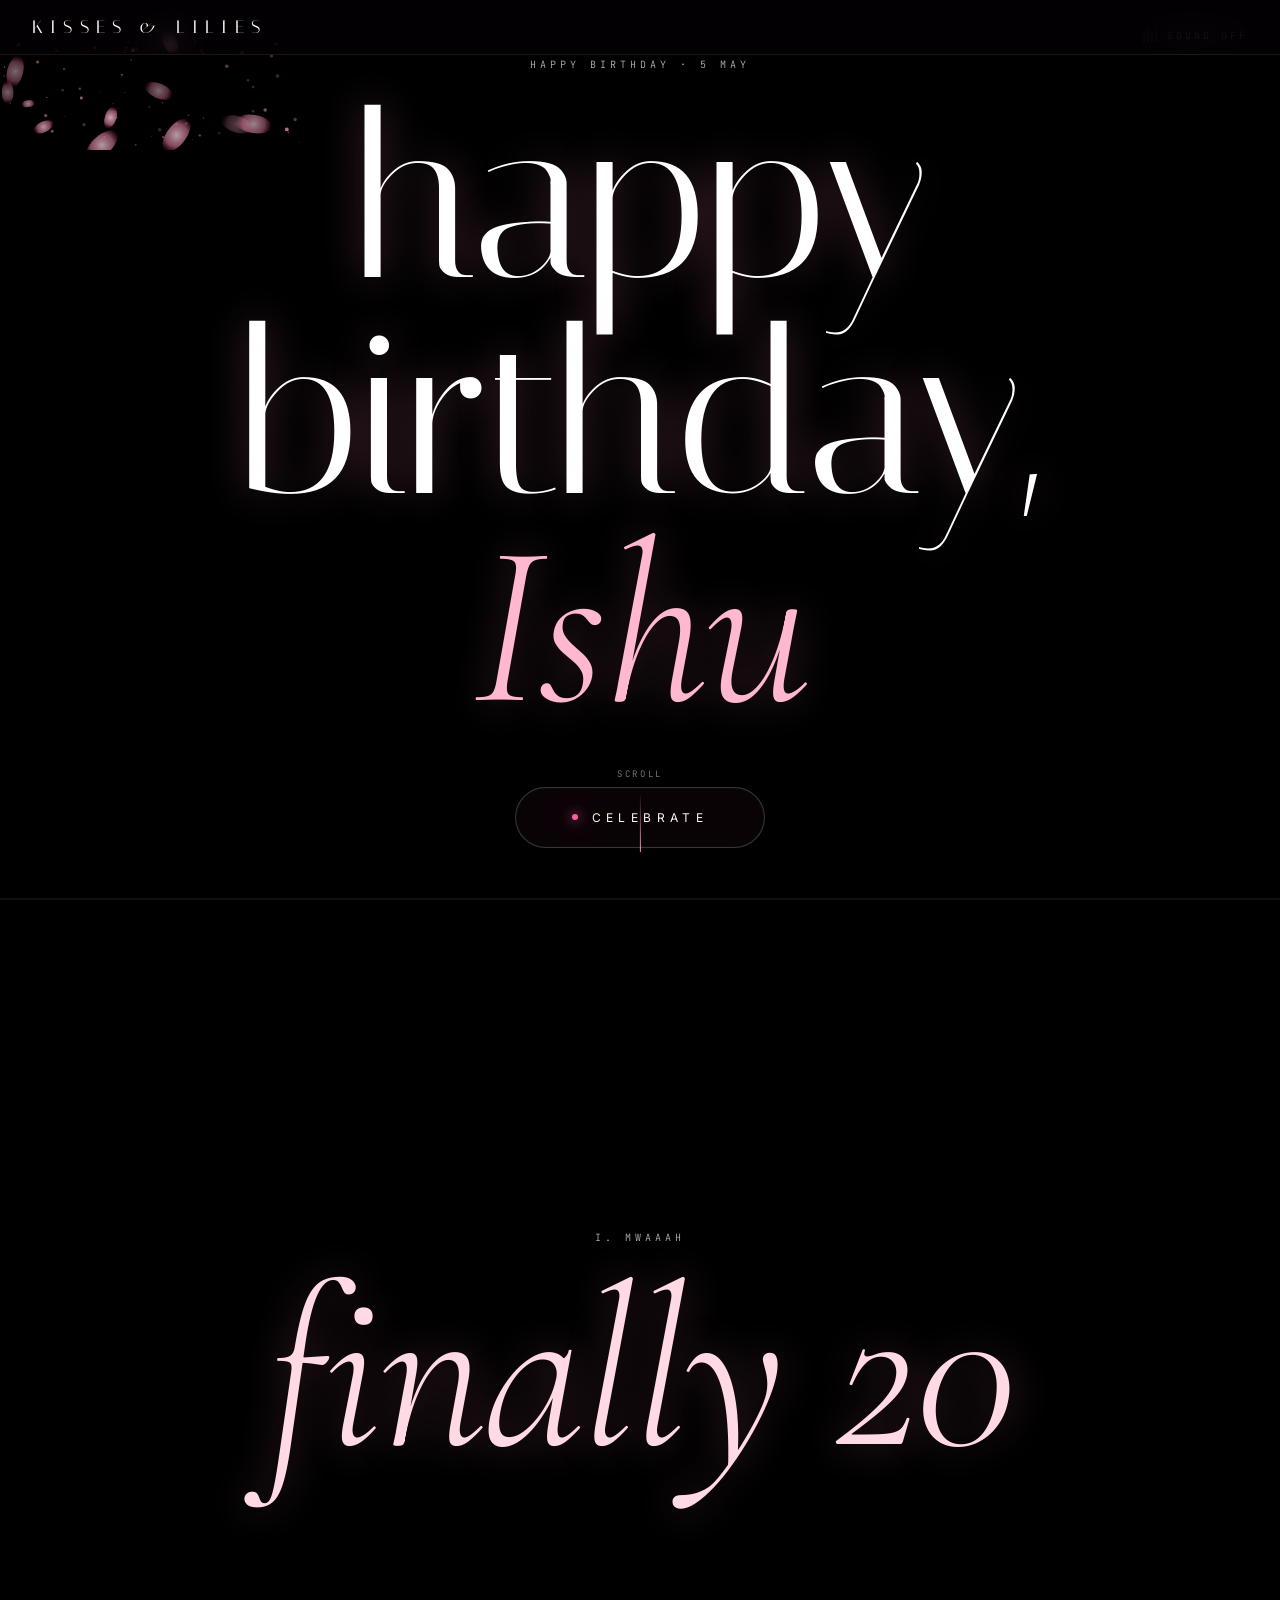
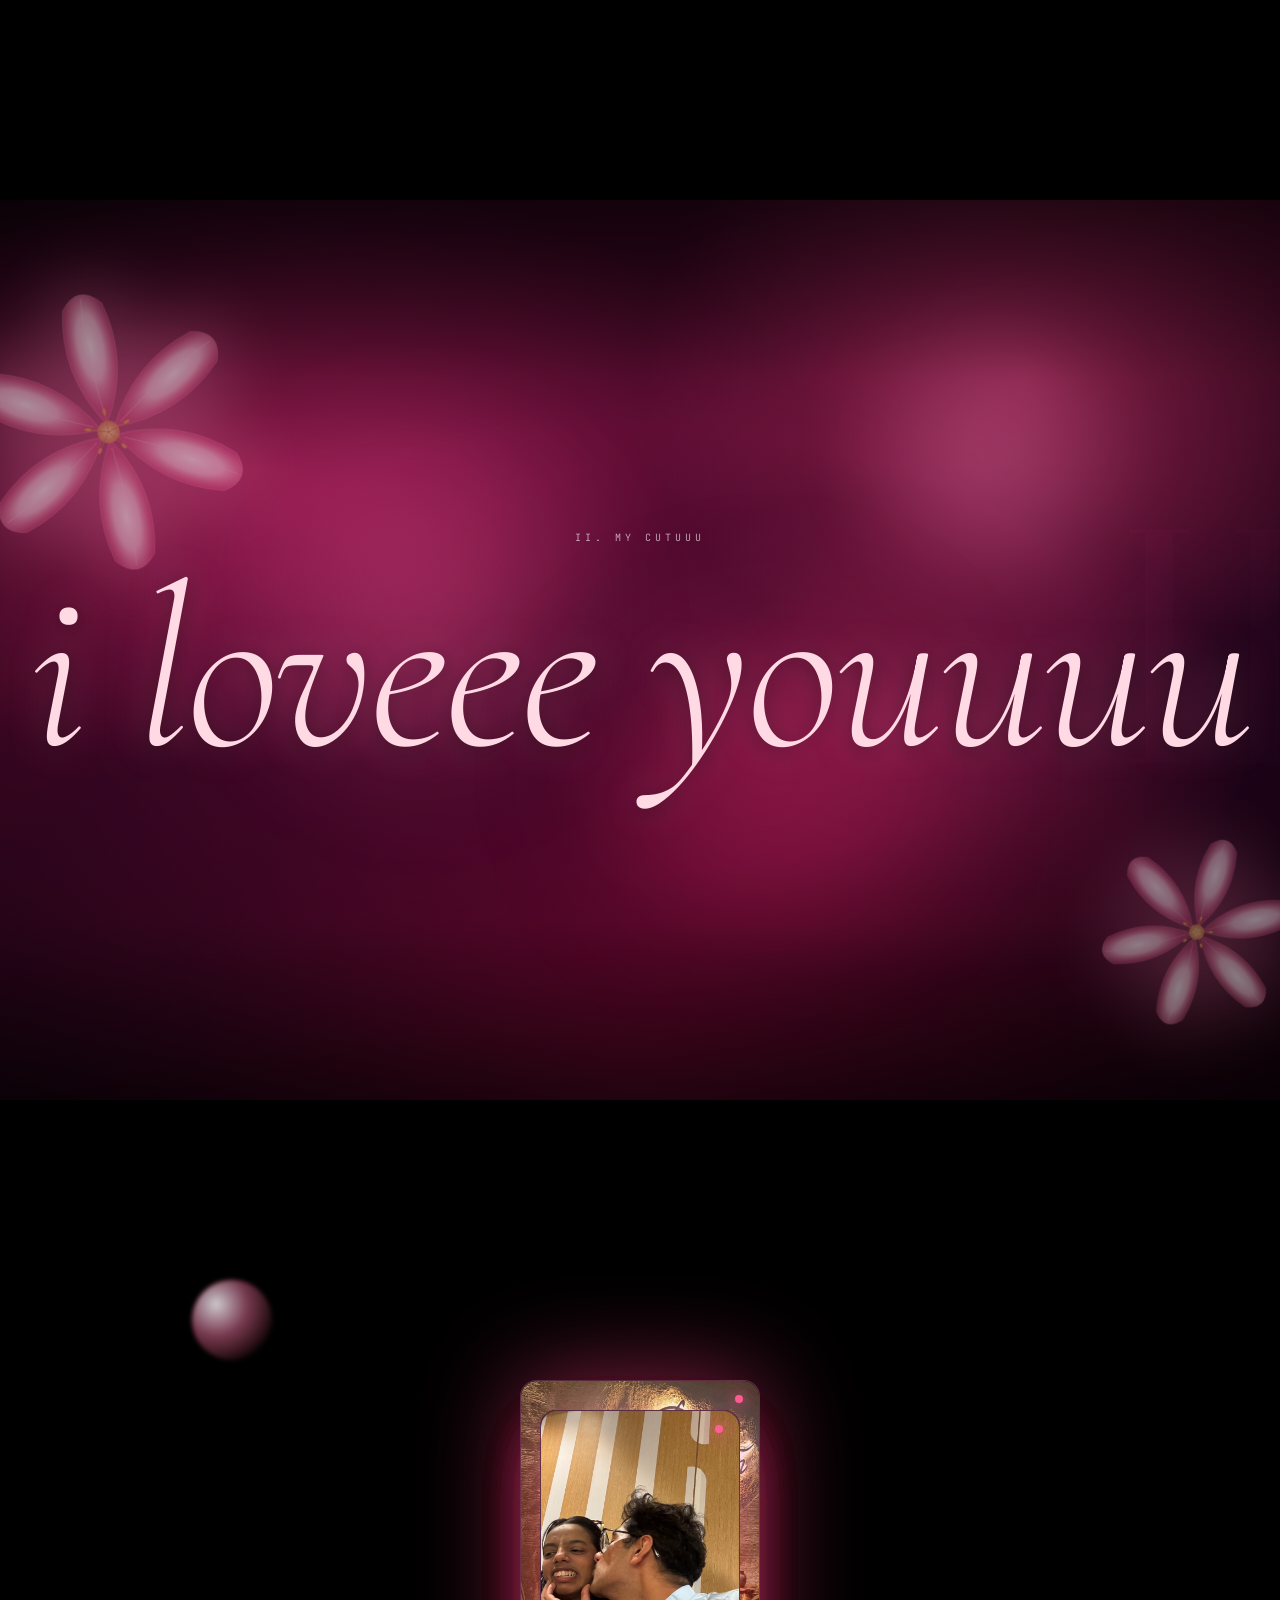
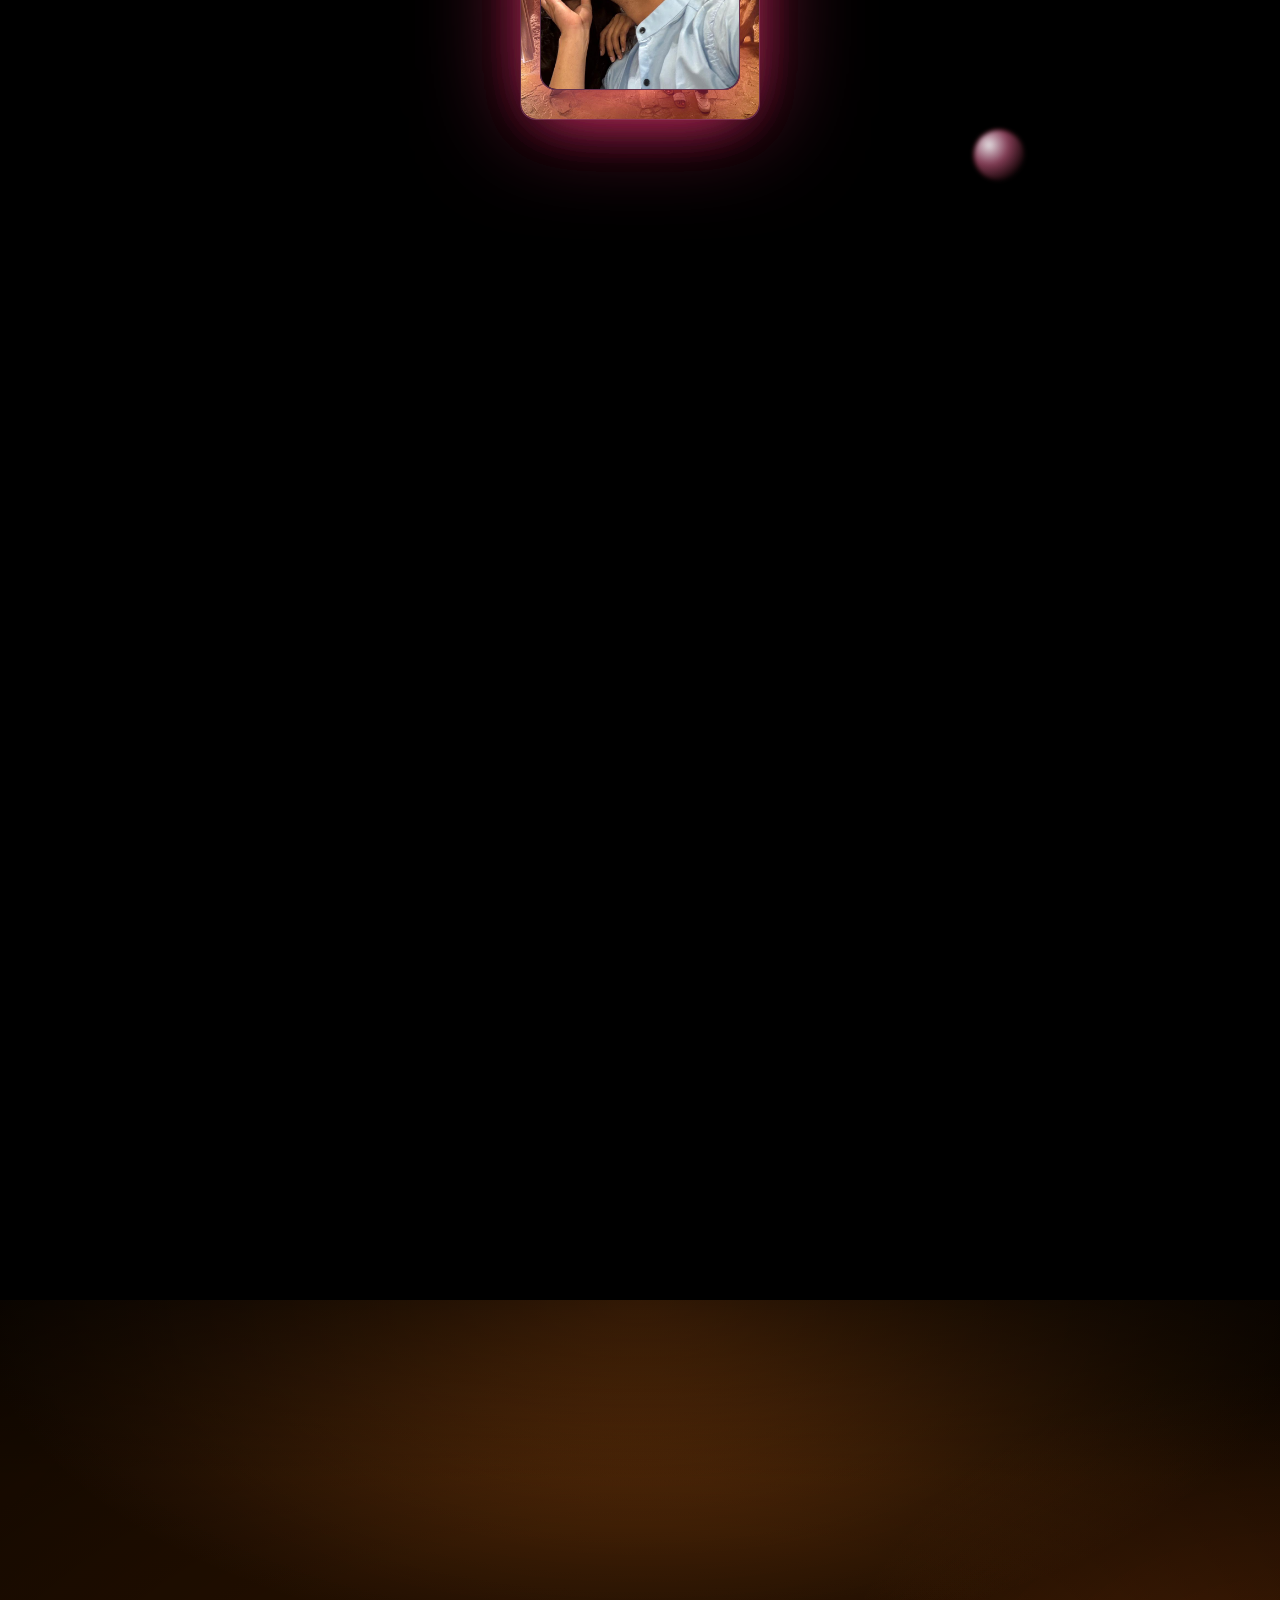
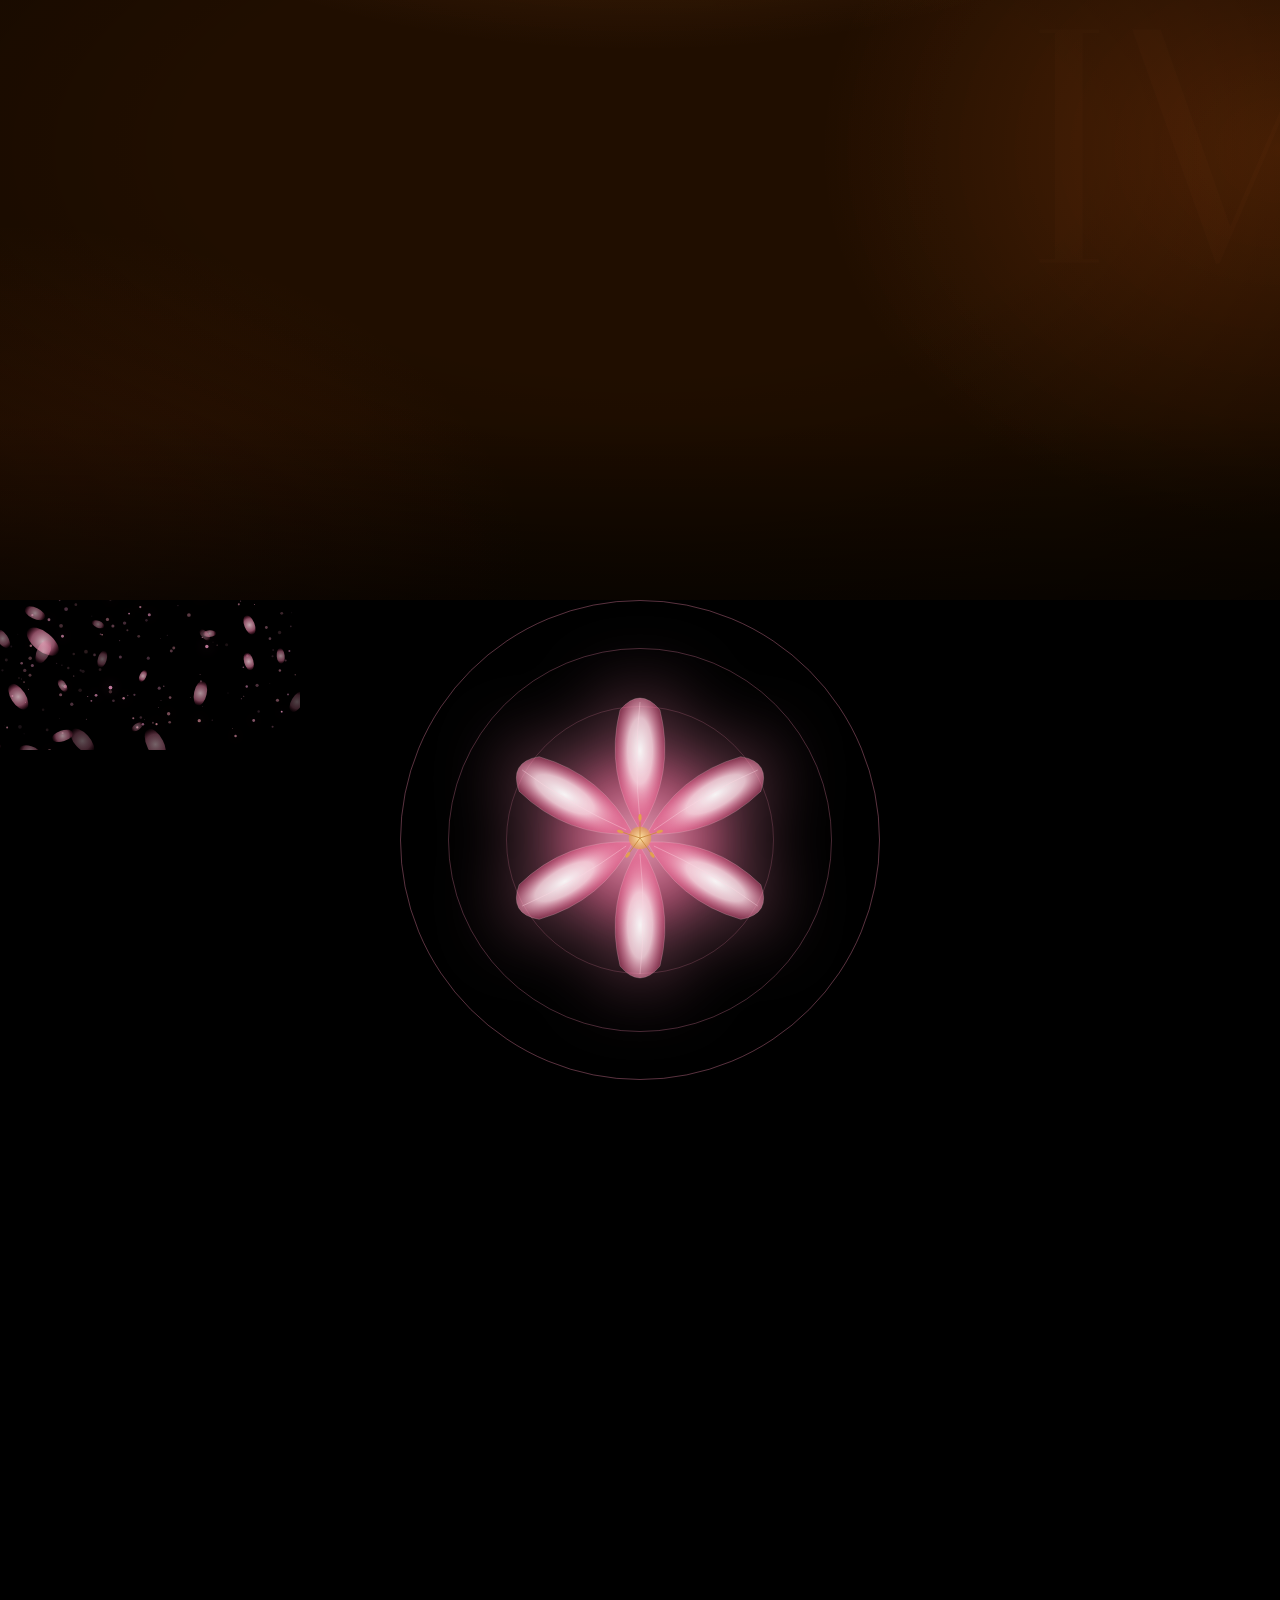
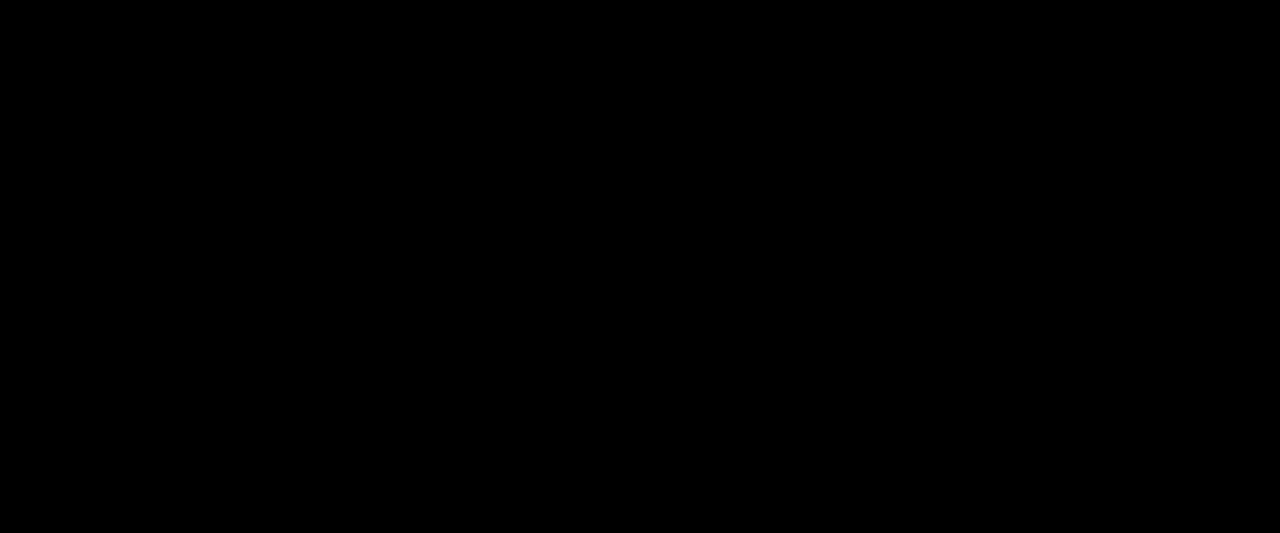
<file: index.html>
<!doctype html>
<html lang="en">
<head>
<meta charset="utf-8" />
<meta name="viewport" content="width=device-width, initial-scale=1, viewport-fit=cover" />
<meta name="theme-color" content="#0a0306" />
<meta name="apple-mobile-web-app-capable" content="yes" />
<meta name="apple-mobile-web-app-status-bar-style" content="black-translucent" />
<title>HAPY BIRTHDAY ISHU 🩷</title>

<link rel="preconnect" href="https://fonts.googleapis.com">
<link rel="preconnect" href="https://fonts.gstatic.com" crossorigin>
<link href="https://fonts.googleapis.com/css2?family=Italiana&family=Cormorant+Garamond:ital,wght@0,300;0,400;0,500;1,300;1,400&family=Inter:wght@300;400;500&family=JetBrains+Mono:wght@300;400&display=swap" rel="stylesheet">

<link rel="stylesheet" href="styles.css">
<style>
/* Cinematic overrides */
html, body { background: #000; }
.scene { position: relative; min-height: 100svh; width: 100%; overflow: hidden; }
.bg-video {
  position: absolute; inset: 0;
  width: 100%; height: 100%;
  object-fit: cover;
  z-index: 0;
  pointer-events: none;
}
.scene-tint {
  position: absolute; inset: 0;
  z-index: 1;
  pointer-events: none;
}
.scene-content {
  position: relative;
  z-index: 5;
  width: 100%;
  min-height: 100svh;
  display: flex;
  align-items: center;
  justify-content: center;
}
.cine-vignette {
  position: absolute; inset: 0; z-index: 2; pointer-events: none;
  background:
    radial-gradient(ellipse 100% 70% at 50% 50%, transparent 35%, rgba(0,0,0,0.65) 100%),
    linear-gradient(to bottom, rgba(0,0,0,0.4) 0%, transparent 20%, transparent 80%, rgba(0,0,0,0.55) 100%);
}
.pink-tint {
  background:
    linear-gradient(135deg, rgba(255,62,127,0.18), rgba(226,27,98,0.25)),
    radial-gradient(ellipse 60% 80% at 50% 100%, rgba(255,143,182,0.35), transparent 60%);
  mix-blend-mode: soft-light;
}
.warm-tint {
  background:
    linear-gradient(135deg, rgba(255,143,182,0.2), rgba(255,180,120,0.22)),
    radial-gradient(ellipse 70% 60% at 50% 0%, rgba(255,200,150,0.3), transparent 60%);
  mix-blend-mode: overlay;
}
.deep-tint {
  background:
    linear-gradient(180deg, rgba(20,5,12,0.55), rgba(60,15,40,0.4));
}

/* Letterboxing for cinema feel — top bar only, no bottom bar */
.cine-bars::before {
  content: "";
  position: fixed;
  left: 0; right: 0;
  height: 32px;
  background: #000;
  z-index: 50;
  pointer-events: none;
  top: 0;
}

/* Big cinema type */
.cine-word {
  font-family: 'Italiana', serif;
  font-weight: 400;
  font-size: clamp(80px, 18vw, 280px);
  line-height: 0.9;
  letter-spacing: -0.01em;
  color: #fff;
  text-shadow: 0 0 40px rgba(255,143,182,0.3), 0 4px 20px rgba(0,0,0,0.4);
}
.cine-script {
  font-family: 'Cormorant Garamond', serif;
  font-style: italic;
  font-weight: 300;
}
.cine-tag {
  font-family: 'JetBrains Mono', monospace;
  font-size: 10px;
  letter-spacing: 0.4em;
  text-transform: uppercase;
  color: rgba(255,255,255,0.7);
}

/* Scene marker - tiny chapter numerals */
.chapter-mark {
  position: absolute;
  top: 50%;
  transform: translateY(-50%);
  font-family: 'Italiana', serif;
  font-size: clamp(140px, 26vw, 380px);
  line-height: 1;
  color: rgba(255,255,255,0.06);
  z-index: 3;
  pointer-events: none;
  mix-blend-mode: overlay;
}
.chapter-mark.left { left: -3vw; }
.chapter-mark.right { right: -3vw; }

/* Slow zoom on videos */
.ken-burns {
  animation: kenBurns 28s ease-in-out infinite alternate;
  transform-origin: center;
}
@keyframes kenBurns {
  0%   { transform: scale(1.08) translate(0, 0); }
  100% { transform: scale(1.18) translate(-2%, 1%); }
}
.ken-burns-2 {
  animation: kenBurns2 32s ease-in-out infinite alternate;
}
@keyframes kenBurns2 {
  0%   { transform: scale(1.12) translate(2%, -1%); }
  100% { transform: scale(1.22) translate(-1%, 2%); }
}

/* Fade-in word reveal */
.word-reveal {
  opacity: 0;
  transform: translateY(40px) scale(0.96);
  filter: blur(14px);
  transition: opacity 1.6s cubic-bezier(0.2, 0.8, 0.2, 1),
              transform 1.6s cubic-bezier(0.2, 0.8, 0.2, 1),
              filter 1.6s cubic-bezier(0.2, 0.8, 0.2, 1);
}
.word-reveal.in {
  opacity: 1;
  transform: none;
  filter: blur(0);
}

/* Loading state */
#preload {
  position: fixed; inset: 0;
  background: #000;
  z-index: 1000;
  display: flex;
  align-items: center;
  justify-content: center;
  flex-direction: column;
  gap: 24px;
  transition: opacity 1s ease, visibility 1s;
}
#preload.gone {
  opacity: 0;
  visibility: hidden;
}
#preload .pl-mark {
  width: 8px; height: 8px;
  border-radius: 50%;
  background: #ff5e94;
  box-shadow: 0 0 20px #ff5e94, 0 0 50px #ff3e7f;
  animation: plPulse 1.4s ease-in-out infinite;
}
#preload .pl-text {
  font-family: 'JetBrains Mono', monospace;
  font-size: 10px;
  letter-spacing: 0.4em;
  text-transform: uppercase;
  color: rgba(255,255,255,0.5);
}
@keyframes plPulse {
  0%, 100% { transform: scale(1); opacity: 1; }
  50% { transform: scale(0.4); opacity: 0.4; }
}

/* Audio toggle */
.audio-toggle {
  position: fixed;
  top: max(28px, env(safe-area-inset-top));
  right: 32px;
  z-index: 80;
  display: flex; align-items: center; gap: 10px;
  font-family: 'JetBrains Mono', monospace;
  font-size: 10px;
  letter-spacing: 0.3em;
  text-transform: uppercase;
  color: rgba(255,255,255,0.7);
  cursor: pointer;
  background: none;
  border: none;
  mix-blend-mode: difference;
}
.audio-toggle .bars {
  display: inline-flex; gap: 2px; align-items: end;
  height: 14px;
}
.audio-toggle .bars span {
  display: block;
  width: 2px;
  background: rgba(255,255,255,0.7);
  animation: barJump 0.8s ease-in-out infinite alternate;
}
.audio-toggle .bars span:nth-child(1) { height: 60%; animation-delay: -0.4s; }
.audio-toggle .bars span:nth-child(2) { height: 100%; animation-delay: -0.2s; }
.audio-toggle .bars span:nth-child(3) { height: 70%; animation-delay: 0s; }
.audio-toggle .bars span:nth-child(4) { height: 90%; animation-delay: -0.3s; }
@keyframes barJump {
  to { transform: scaleY(0.3); }
}
.audio-toggle.muted .bars span { animation-play-state: paused; opacity: 0.3; }

/* Scroll progress bar */
.scroll-bar {
  position: fixed;
  left: 0; right: 0;
  bottom: 0;
  height: 2px;
  z-index: 90;
  background: rgba(255,255,255,0.06);
}
.scroll-bar-fill {
  position: absolute;
  left: 0; top: 0; bottom: 0;
  background: linear-gradient(to right, #ff8eb3, #ff3e7f, #fff);
  width: 0%;
  transition: width 0.1s linear;
  box-shadow: 0 0 12px #ff3e7f;
}

/* Mobile tweaks for cinematic */
@media (max-width: 820px) {
  .cine-word { font-size: clamp(64px, 22vw, 140px) !important; }
  .chapter-mark { font-size: clamp(120px, 36vw, 240px); }
  .audio-toggle { right: 16px; font-size: 9px; }
  .audio-toggle span:not(.bars) { display: none; }
  .meta { display: none; }
  .brand { font-size: 10px; letter-spacing: 0.28em; }
}

/* ============ Floating Cards Scene ============ */
.ph-wow {
  position: relative;
  border-radius: 16px;
  overflow: hidden;
  background: linear-gradient(135deg, #2a0a18 0%, #4a1530 30%, #2a0a18 60%, #6a1a3e 100%);
  background-size: 300% 300%;
  animation: phShift 8s ease-in-out infinite;
  border: 1px solid rgba(255,182,210,0.2);
  box-shadow:
    inset 0 1px 0 rgba(255,255,255,0.15),
    inset 0 -1px 0 rgba(0,0,0,0.3),
    0 24px 60px rgba(255,62,127,0.18);
}
.ph-wow::before {
  content: "";
  position: absolute;
  inset: 0;
  background:
    radial-gradient(60% 80% at 30% 30%, rgba(255,143,182,0.4), transparent 65%),
    radial-gradient(40% 60% at 70% 70%, rgba(255,217,228,0.3), transparent 65%);
  mix-blend-mode: screen;
}
.ph-wow::after {
  content: "";
  position: absolute;
  inset: 0;
  background: linear-gradient(115deg, transparent 30%, rgba(255,255,255,0.25) 50%, transparent 70%);
  background-size: 200% 100%;
  animation: phSheen 4s ease-in-out infinite;
  mix-blend-mode: overlay;
}
.ph-mark-wow {
  position: absolute; top: 14px; right: 16px;
  width: 8px; height: 8px;
  border-radius: 50%;
  background: #ff5e94;
  box-shadow: 0 0 14px #ff5e94, 0 0 30px #ff3e7f;
  z-index: 3;
}
.ph-num {
  position: absolute; bottom: 14px; left: 16px;
  font-family: 'JetBrains Mono', monospace;
  font-size: 9px;
  letter-spacing: 0.25em;
  color: rgba(255,255,255,0.7);
  z-index: 3;
}
@keyframes phShift {
  0%, 100% { background-position: 0% 0%; }
  50% { background-position: 100% 100%; }
}
@keyframes phSheen {
  0% { background-position: 100% 0; }
  100% { background-position: -100% 0; }
}
.float-orbit {
  position: absolute;
  width: 100%; height: 100%;
  perspective: 1200px;
}
.float-orbit .orbit-frame {
  position: absolute;
  width: 200px; height: 280px;
  left: 50%; top: 50%;
  margin: -140px 0 0 -100px;
  animation: orbitFly 24s ease-in-out infinite;
  transform-style: preserve-3d;
}
@keyframes orbitFly {
  0%, 100% {
    transform: translate3d(var(--x, 0), var(--y, 0), var(--z, 0))
               rotateY(var(--ry, 0deg)) rotateX(var(--rx, 0deg));
  }
  50% {
    transform: translate3d(calc(var(--x, 0) * 0.6), calc(var(--y, 0) - 30px), calc(var(--z, 0) - 50px))
               rotateY(calc(var(--ry, 0deg) + 20deg)) rotateX(calc(var(--rx, 0deg) - 10deg));
  }
}
.orb {
  position: absolute;
  border-radius: 50%;
  background: radial-gradient(circle at 30% 30%, rgba(255,255,255,0.95), rgba(255,143,182,0.5) 40%, transparent 80%);
  filter: blur(2px);
  animation: orbFloat 16s ease-in-out infinite;
  pointer-events: none;
  mix-blend-mode: screen;
}
@keyframes orbFloat {
  0%, 100% { transform: translate(0, 0) scale(1); }
  33% { transform: translate(40px, -60px) scale(1.3); }
  66% { transform: translate(-30px, 30px) scale(0.8); }
}
@keyframes heartBreathe {
  0%, 100% { transform: scale(1); }
  50% { transform: scale(1.15); }
}
.ocean-wave {
  position: absolute;
  left: -50%; right: -50%;
  height: 80%;
  top: 30%;
  background-repeat: repeat-x;
  background-size: 1200px 100%;
  mix-blend-mode: screen;
  opacity: 0.7;
  transform-origin: 50% 0%;
  animation: oceanFlow 14s linear infinite;
}
.ocean-wave.w1 {
  background-image:
    radial-gradient(ellipse 600px 80px at 50% 50%, rgba(255,217,228,0.5), transparent 70%),
    radial-gradient(ellipse 400px 60px at 0% 50%, rgba(255,143,182,0.4), transparent 70%);
  top: 38%; height: 30%; animation-duration: 18s; filter: blur(1px);
}
.ocean-wave.w2 {
  background-image:
    radial-gradient(ellipse 800px 100px at 50% 50%, rgba(255,94,148,0.6), transparent 65%),
    radial-gradient(ellipse 500px 70px at 100% 50%, rgba(226,27,98,0.45), transparent 70%);
  top: 50%; height: 35%; animation-duration: 14s; animation-direction: reverse; filter: blur(2px);
}
.ocean-wave.w3 {
  background-image:
    radial-gradient(ellipse 1000px 120px at 50% 50%, rgba(255,143,182,0.7), transparent 60%),
    radial-gradient(ellipse 600px 90px at 30% 50%, rgba(255,62,127,0.55), transparent 65%);
  top: 60%; height: 40%; animation-duration: 11s; filter: blur(3px);
}
.ocean-wave.w4 {
  background-image:
    linear-gradient(90deg, transparent 0%, rgba(255,217,228,0.3) 25%, transparent 50%, rgba(255,143,182,0.4) 75%, transparent 100%);
  top: 72%; height: 28%; animation-duration: 8s; animation-direction: reverse; filter: blur(1px); opacity: 0.9;
}
@keyframes oceanFlow {
  0% { transform: translateX(0); }
  100% { transform: translateX(-1200px); }
}
@keyframes shimmerY {
  0% { transform: translateY(0); opacity: 0.5; }
  50% { opacity: 0.9; }
  100% { transform: translateY(40px); opacity: 0.5; }
}
</style>
</head>
<body class="cine-bars">

<!-- Preload curtain -->
<div id="preload">
  <div class="pl-mark"></div>
  <div class="pl-text" data-content="preload">Your birthday awaits…</div>
</div>
<script>
  // Runs immediately, independent of all other scripts
  (function() {
    var p = document.getElementById('preload');
    function hide() { if (p) p.classList.add('gone'); }
    setTimeout(hide, 1800);
    var vs = document.querySelectorAll('.bg-video');
    var need = Math.min(vs.length, 2), count = 0;
    function tick() { if (++count >= need) hide(); }
    for (var i = 0; i < need; i++) {
      vs[i].addEventListener('canplay', tick, { once: true });
      vs[i].addEventListener('error', tick, { once: true });
    }
  })();
</script>

<!-- Brand + audio chrome -->
<header style="
  position: fixed;
  top: 0; left: 0; right: 0;
  z-index: 100;
  padding: 16px 32px;
  background: rgba(5,1,6,0.55);
  backdrop-filter: blur(18px);
  -webkit-backdrop-filter: blur(18px);
  border-bottom: 1px solid rgba(255,143,182,0.12);
  display: flex;
  align-items: center;
">
  <div class="brand" data-content="brand" style="position:static; mix-blend-mode:normal; top:auto; left:auto;">Hearts &amp; Lilies</div>
</header>
<button class="audio-toggle muted" id="audioToggle" aria-label="Toggle audio">
  <span class="bars"><span></span><span></span><span></span><span></span></span>
  <span>Sound off</span>
</button>

<main id="main">

  <!-- ==================== SCENE 0 — ENTRY ==================== -->
  <section class="scene" id="scene-0" data-scene-label="00 Entry">
    <!-- Slow ocean horizon as ambient backdrop -->
    <video class="bg-video ken-burns" autoplay muted loop playsinline preload="auto"
           poster="https://images.pexels.com/videos/1409899/free-video-1409899.jpg">
      <source src="https://videos.pexels.com/video-files/2169307/2169307-uhd_3840_2160_30fps.mp4" type="video/mp4">
    </video>
    <div class="scene-tint pink-tint"></div>
    <div class="cine-vignette"></div>

    <canvas class="particles" id="particles-0" style="z-index:3;"></canvas>

    <div class="scene-content">
      <div style="text-align:center; padding: 0 24px; max-width: 900px;">
        <div class="word-reveal in" style="margin-bottom: 24px;">
          <span class="cine-tag" data-content="scene0.tag">Happy Birthday · 5 May</span>
        </div>
        <h1 class="cine-word word-reveal in" style="margin-bottom: 8px;" data-content="scene0.line1">happy</h1>
        <h1 class="cine-word word-reveal in" style="margin-bottom: 56px;">
          <span data-content="scene0.line2">birthday,</span> <span class="cine-script" style="color:#ffb8cf;" data-content="scene0.name">Ishu</span>
        </h1>
        <button class="btn-begin word-reveal in" id="beginBtn"
                onclick="document.getElementById('scene-1').scrollIntoView({behavior:'smooth'})">
          <span class="dot"></span>
          <span data-content="scene0.button">Celebrate</span>
        </button>
      </div>
    </div>

    <div class="scroll-cue">
      <span>Scroll</span>
      <span class="line"></span>
    </div>
  </section>

  <!-- ==================== SCENE 1 — OCEAN (drone) ==================== -->
  <section class="scene" id="scene-1" data-scene-label="01 Ocean">
    <video class="bg-video ken-burns-2" autoplay muted loop playsinline preload="auto">
      <source src="https://videos.pexels.com/video-files/3163534/3163534-uhd_3840_2160_30fps.mp4" type="video/mp4">
    </video>
    <div class="scene-tint pink-tint"></div>
    <div class="cine-vignette"></div>

    <div class="chapter-mark left">I</div>

    <div class="scene-content">
      <div style="text-align:center; padding: 0 24px;">
        <div class="word-reveal" style="margin-bottom: 18px;">
          <span class="cine-tag" data-content="scene1.tag">i. mwaaah</span>
        </div>
        <h2 class="cine-word word-reveal">
          <span class="cine-script" style="color:#ffd9e4;" data-content="scene1.headline">finally 20</span>
        </h2>
      </div>
    </div>
  </section>

  <!-- ==================== SCENE 2 — BLOOM (lilies field / florals) ==================== -->
  <section class="scene" id="scene-2" data-scene-label="02 Bloom" style="background:
    radial-gradient(ellipse 80% 60% at 20% 30%, rgba(180,40,100,0.7), transparent 55%),
    radial-gradient(ellipse 60% 70% at 80% 20%, rgba(255,80,140,0.5), transparent 50%),
    radial-gradient(ellipse 100% 80% at 50% 100%, rgba(100,10,50,0.9), transparent 60%),
    radial-gradient(ellipse 50% 50% at 70% 60%, rgba(220,60,120,0.4), transparent 55%),
    linear-gradient(160deg, #1a0418 0%, #3a0828 35%, #1e0520 65%, #0d0210 100%);">

    <!-- Atmospheric bloom glows -->
    <div style="position:absolute;inset:0;z-index:1;pointer-events:none;">
      <div style="position:absolute;left:15%;top:20%;width:35vw;height:35vw;border-radius:50%;background:radial-gradient(circle,rgba(255,100,160,0.35),transparent 70%);filter:blur(40px);animation:corePulse 7s ease-in-out infinite;"></div>
      <div style="position:absolute;right:10%;top:10%;width:25vw;height:25vw;border-radius:50%;background:radial-gradient(circle,rgba(255,160,200,0.3),transparent 70%);filter:blur(30px);animation:corePulse 9s ease-in-out infinite;animation-delay:-3s;"></div>
      <div style="position:absolute;left:40%;bottom:15%;width:40vw;height:30vw;border-radius:50%;background:radial-gradient(circle,rgba(200,40,100,0.4),transparent 70%);filter:blur(50px);animation:corePulse 11s ease-in-out infinite;animation-delay:-5s;"></div>
    </div>

    <video class="bg-video ken-burns" autoplay muted loop playsinline preload="auto" style="opacity:0.55;">
      <source src="https://videos.pexels.com/video-files/4763824/4763824-hd_1920_1080_30fps.mp4" type="video/mp4">
    </video>
    <div class="scene-tint pink-tint"></div>
    <div class="cine-vignette"></div>

    <!-- Floating lily SVG accent -->
    <div class="floral" data-floral="lily" data-size="320" data-glow="0.8"
         style="position:absolute; top:8%; left:-4%; z-index:4; opacity:0.55; transform:rotate(-12deg); --rot:-12deg; animation: float-y-slow 14s ease-in-out infinite;"></div>
    <div class="floral" data-floral="lily" data-size="220" data-glow="0.6"
         style="position:absolute; bottom:6%; right:-2%; z-index:4; opacity:0.5; transform:rotate(18deg); --rot:18deg; animation: float-y-slow 12s ease-in-out infinite reverse;"></div>

    <div class="chapter-mark right">II</div>

    <div class="scene-content">
      <div style="text-align:center; padding: 0 24px;">
        <div class="word-reveal" style="margin-bottom: 18px;">
          <span class="cine-tag" data-content="scene2.tag">ii. in full bloom</span>
        </div>
        <h2 class="cine-word word-reveal">
          <span class="cine-script" style="color:#ffd9e4;" data-content="scene2.headline">blossom</span>
        </h2>
      </div>
    </div>
  </section>

  <!-- ==================== SCENE PHOTOS — FLOATING CARDS ==================== -->
  <section class="scene" id="scene-photos" data-scene-label="Photos">
    <video class="bg-video" autoplay muted loop playsinline preload="auto"
           style="animation: kenBurns 32s ease-in-out infinite alternate;">
      <source src="https://videos.pexels.com/video-files/3163534/3163534-uhd_3840_2160_30fps.mp4" type="video/mp4">
    </video>
    <div style="position:absolute;inset:0;z-index:-1;overflow:hidden;background:
      radial-gradient(ellipse 80% 60% at 50% 0%, #ff8eb3 0%, transparent 55%),
      radial-gradient(ellipse 100% 80% at 50% 100%, #2a0518 0%, transparent 65%),
      linear-gradient(180deg, #5a1438 0%, #2a0a20 45%, #0a0306 100%);">
      <div style="position:absolute;left:50%;top:18%;transform:translateX(-50%);width:40vmin;height:40vmin;border-radius:50%;background:radial-gradient(circle,#ffd9e4 0%,#ff8eb3 30%,transparent 65%);filter:blur(20px);animation:heartBreathe 6s ease-in-out infinite;mix-blend-mode:screen;"></div>
      <div class="ocean-wave w1"></div>
      <div class="ocean-wave w2"></div>
      <div class="ocean-wave w3"></div>
      <div class="ocean-wave w4"></div>
      <div style="position:absolute;left:0;right:0;top:35%;height:50%;background:repeating-linear-gradient(180deg,transparent 0,transparent 8px,rgba(255,217,228,0.06) 8px,rgba(255,217,228,0.06) 9px);mix-blend-mode:screen;animation:shimmerY 8s linear infinite;"></div>
    </div>
    <div style="position:absolute;inset:0;z-index:1;background:linear-gradient(135deg,rgba(255,62,127,0.18),rgba(226,27,98,0.22)),radial-gradient(ellipse 60% 80% at 50% 100%,rgba(255,143,182,0.3),transparent 60%);mix-blend-mode:soft-light;pointer-events:none;"></div>
    <div class="cine-vignette"></div>

    <div class="float-orbit" style="z-index:5;">
      <div class="orbit-frame" style="--x:-160px; --y:-120px; --z:0px; --ry:12deg; --rx:-5deg; animation-delay:0s;">
        <div class="ph-wow" style="width:100%;height:100%;"><span class="ph-mark-wow"></span>
          <img src="photo1.jpg" style="position:absolute;inset:0;width:100%;height:100%;object-fit:cover;border-radius:16px;z-index:1;">
        </div>
      </div>
      <div class="orbit-frame" style="--x:160px; --y:-130px; --z:-40px; --ry:-14deg; --rx:-6deg; animation-delay:-3s;">
        <div class="ph-wow" style="width:100%;height:100%;"><span class="ph-mark-wow"></span>
          <img src="photo2.jpg" style="position:absolute;inset:0;width:100%;height:100%;object-fit:cover;border-radius:16px;z-index:1;">
        </div>
      </div>
      <div class="orbit-frame" style="--x:0px; --y:0px; --z:100px; --ry:0deg; --rx:0deg; animation-delay:-6s; width:240px; height:340px; margin:-170px 0 0 -120px;">
        <div class="ph-wow" style="width:100%;height:100%;box-shadow:0 0 100px rgba(255,62,127,0.55);"><span class="ph-mark-wow"></span>
          <img src="photo3.jpg" style="position:absolute;inset:0;width:100%;height:100%;object-fit:cover;border-radius:16px;z-index:1;">
        </div>
      </div>
      <div class="orbit-frame" style="--x:-150px; --y:130px; --z:-40px; --ry:16deg; --rx:6deg; animation-delay:-9s;">
        <div class="ph-wow" style="width:100%;height:100%;"><span class="ph-mark-wow"></span>
          <img src="photo4.jpg" style="position:absolute;inset:0;width:100%;height:100%;object-fit:cover;border-radius:16px;z-index:1;">
        </div>
      </div>
      <div class="orbit-frame" style="--x:160px; --y:120px; --z:20px; --ry:-12deg; --rx:5deg; animation-delay:-12s;">
        <div class="ph-wow" style="width:100%;height:100%;"><span class="ph-mark-wow"></span>
          <img src="photo5.jpg" style="position:absolute;inset:0;width:100%;height:100%;object-fit:cover;border-radius:16px;z-index:1;">
        </div>
      </div>
      <div class="orbit-frame" style="--x:-30px; --y:180px; --z:-60px; --ry:6deg; --rx:8deg; animation-delay:-15s;">
        <div class="ph-wow" style="width:100%;height:100%;"><span class="ph-mark-wow"></span>
          <img src="photo6.jpg" style="position:absolute;inset:0;width:100%;height:100%;object-fit:cover;border-radius:16px;z-index:1;">
        </div>
      </div>
    </div>

    <div class="orb" style="width:80px;height:80px;top:20%;left:15%;"></div>
    <div class="orb" style="width:50px;height:50px;top:70%;right:20%;animation-delay:-5s;"></div>
  </section>

  <!-- ==================== SCENE 3 — BEACH REVEAL (waves on shore) ==================== -->
  <section class="scene" id="scene-3" data-scene-label="03 Shore">
    <video class="bg-video ken-burns-2" autoplay muted loop playsinline preload="auto">
      <source src="https://videos.pexels.com/video-files/1409899/1409899-uhd_2560_1440_25fps.mp4" type="video/mp4">
    </video>
    <div class="scene-tint pink-tint"></div>
    <div class="cine-vignette"></div>

    <div class="chapter-mark left">III</div>

    <div class="scene-content">
      <div style="text-align:center; padding: 0 24px;">
        <div class="word-reveal" style="margin-bottom: 18px;">
          <span class="cine-tag" data-content="scene3.tag">iii. the day arrives · may 5</span>
        </div>
        <h2 class="cine-word word-reveal">
          <span class="cine-script" style="color:#ffd9e4;" data-content="scene3.headline">today</span>
        </h2>
      </div>
    </div>
  </section>

  <!-- ==================== SCENE 4 — GOLDEN HOUR (sunset, replaces fizz) ==================== -->
  <section class="scene" id="scene-4" data-scene-label="04 Golden" style="background:
    radial-gradient(ellipse 80% 60% at 50% 0%, rgba(255,160,40,0.28), transparent 65%),
    radial-gradient(ellipse 60% 70% at 100% 50%, rgba(255,120,20,0.18), transparent 60%),
    radial-gradient(ellipse 70% 70% at 0% 100%, rgba(200,90,10,0.15), transparent 60%),
    #1a0d00;">
    <video class="bg-video ken-burns" autoplay muted loop playsinline preload="auto">
      <source src="https://videos.pexels.com/video-files/3045163/3045163-uhd_3840_2160_24fps.mp4" type="video/mp4">
    </video>
    <div class="scene-tint warm-tint"></div>
    <div class="cine-vignette"></div>

    <div class="chapter-mark right">IV</div>

    <div class="scene-content">
      <div style="text-align:center; padding: 0 24px;">
        <div class="word-reveal" style="margin-bottom: 18px;">
          <span class="cine-tag" data-content="scene4.tag">iv. your golden day</span>
        </div>
        <h2 class="cine-word word-reveal">
          <span class="cine-script" style="color:#ffe9a8;" data-content="scene4.headline">shine</span>
        </h2>
      </div>
    </div>
  </section>

  <!-- ==================== SCENE 5 — FOREVER (final) ==================== -->
  <section class="scene" id="scene-5" data-scene-label="05 Forever" style="min-height: 130svh;">
    <video class="bg-video ken-burns-2" autoplay muted loop playsinline preload="auto">
      <source src="https://videos.pexels.com/video-files/2491284/2491284-uhd_3840_2160_24fps.mp4" type="video/mp4">
    </video>
    <div class="scene-tint pink-tint" style="opacity:1.1;"></div>
    <div class="cine-vignette" style="background:
      radial-gradient(ellipse 100% 70% at 50% 50%, transparent 25%, rgba(0,0,0,0.7) 100%);"></div>

    <canvas class="particles" id="particles-5" style="z-index:3;"></canvas>

    <div class="scene-content" style="flex-direction:column; gap: 56px;">
      <!-- Halo with center lily -->
      <div style="position:relative; width: min(78vw, 480px); height: min(78vw, 480px); display:flex; align-items:center; justify-content:center;">
        <div style="position:absolute; inset:0; border-radius:50%; border:1px solid rgba(255,143,182,0.35); animation: pulseRing 4s ease-in-out infinite;"></div>
        <div style="position:absolute; inset:10%; border-radius:50%; border:1px solid rgba(255,143,182,0.28); animation: pulseRing 4s ease-in-out infinite; animation-delay:-1s;"></div>
        <div style="position:absolute; inset:22%; border-radius:50%; border:1px solid rgba(255,143,182,0.2); animation: pulseRing 4s ease-in-out infinite; animation-delay:-2s;"></div>
        <div style="position:absolute; inset:32%; border-radius:50%; background: radial-gradient(circle, rgba(255,217,228,0.85), rgba(255,62,127,0.4) 50%, transparent 80%); filter: blur(18px); animation: corePulse 5s ease-in-out infinite;"></div>
        <div data-floral="lily" data-size="320" data-glow="1.4" style="position:relative; z-index:2; animation: float-y-slow 8s ease-in-out infinite;"></div>
      </div>

      <div style="text-align:center; padding: 0 24px;">
        <div class="word-reveal" style="margin-bottom: 24px;">
          <span class="cine-tag" data-content="scene5.tag">v. birthday wishes · always</span>
        </div>
        <h2 class="cine-word word-reveal">
          <span class="cine-script" style="color:#ffd9e4;" data-content="scene5.headline">cherished</span>
        </h2>
      </div>

      <button class="btn-begin word-reveal" onclick="document.getElementById('scene-0').scrollIntoView({behavior:'smooth'})"
              style="padding: 18px 42px; font-size:11px; letter-spacing:0.4em;">
        <span class="dot"></span>
        <span data-content="scene5.button">Relive</span>
      </button>
    </div>
  </section>

</main>

<!-- Hidden ambient audio (sine pad) — lazy loaded -->
<audio id="ambient" loop preload="none">
  <source src="https://cdn.pixabay.com/audio/2022/03/15/audio_1718e49cc2.mp3" type="audio/mpeg">
</audio>

<!-- Scroll progress bar -->
<div class="scroll-bar"><div class="scroll-bar-fill" id="scrollBarFill"></div></div>

<style>
  @keyframes pulseRing {
    0%, 100% { transform: scale(1); opacity: 0.5; }
    50% { transform: scale(1.06); opacity: 0.9; }
  }
  @keyframes corePulse {
    0%, 100% { opacity: 0.7; transform: scale(1); }
    50% { opacity: 1; transform: scale(1.12); }
  }
</style>

<script src="content.js"></script>
<script src="florals.js"></script>
<script src="particles.js"></script>
<script src="app.js"></script>
<script src="tweaks.js"></script>

</body>
</html>
</file>
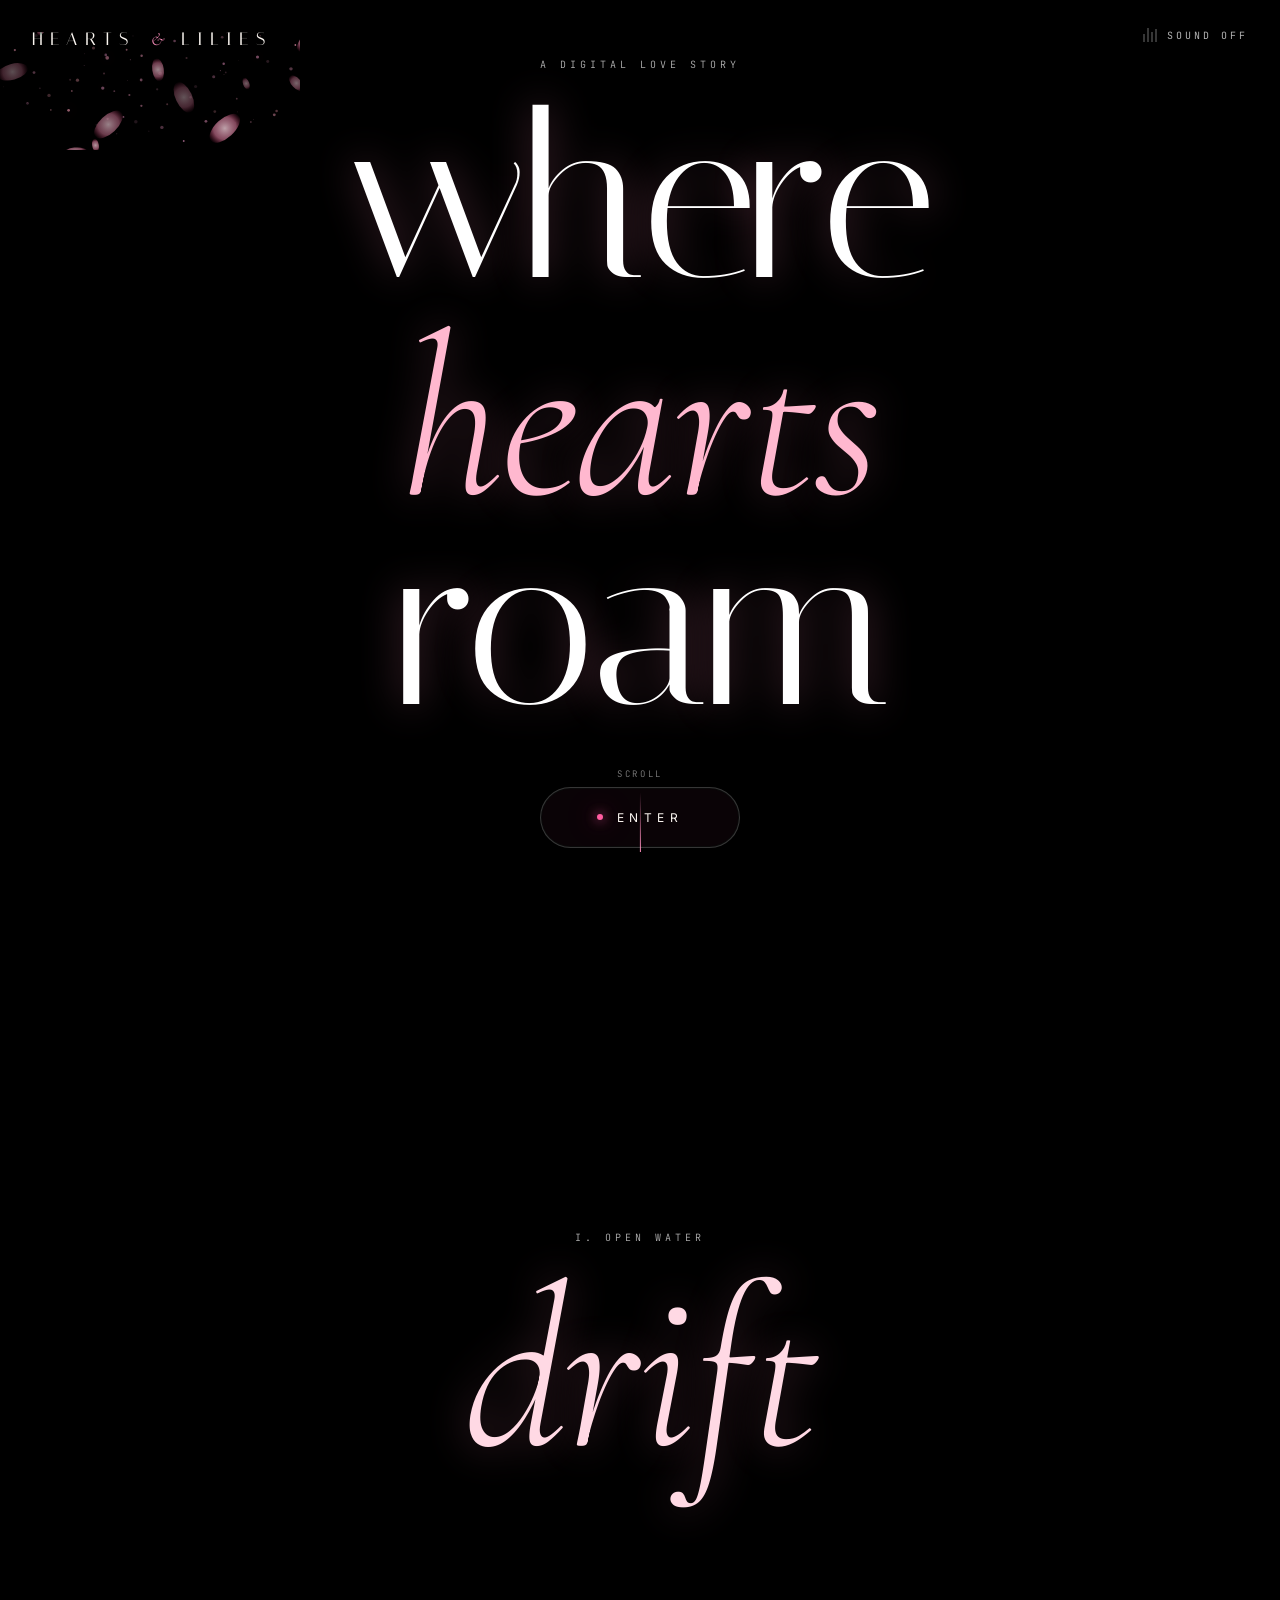
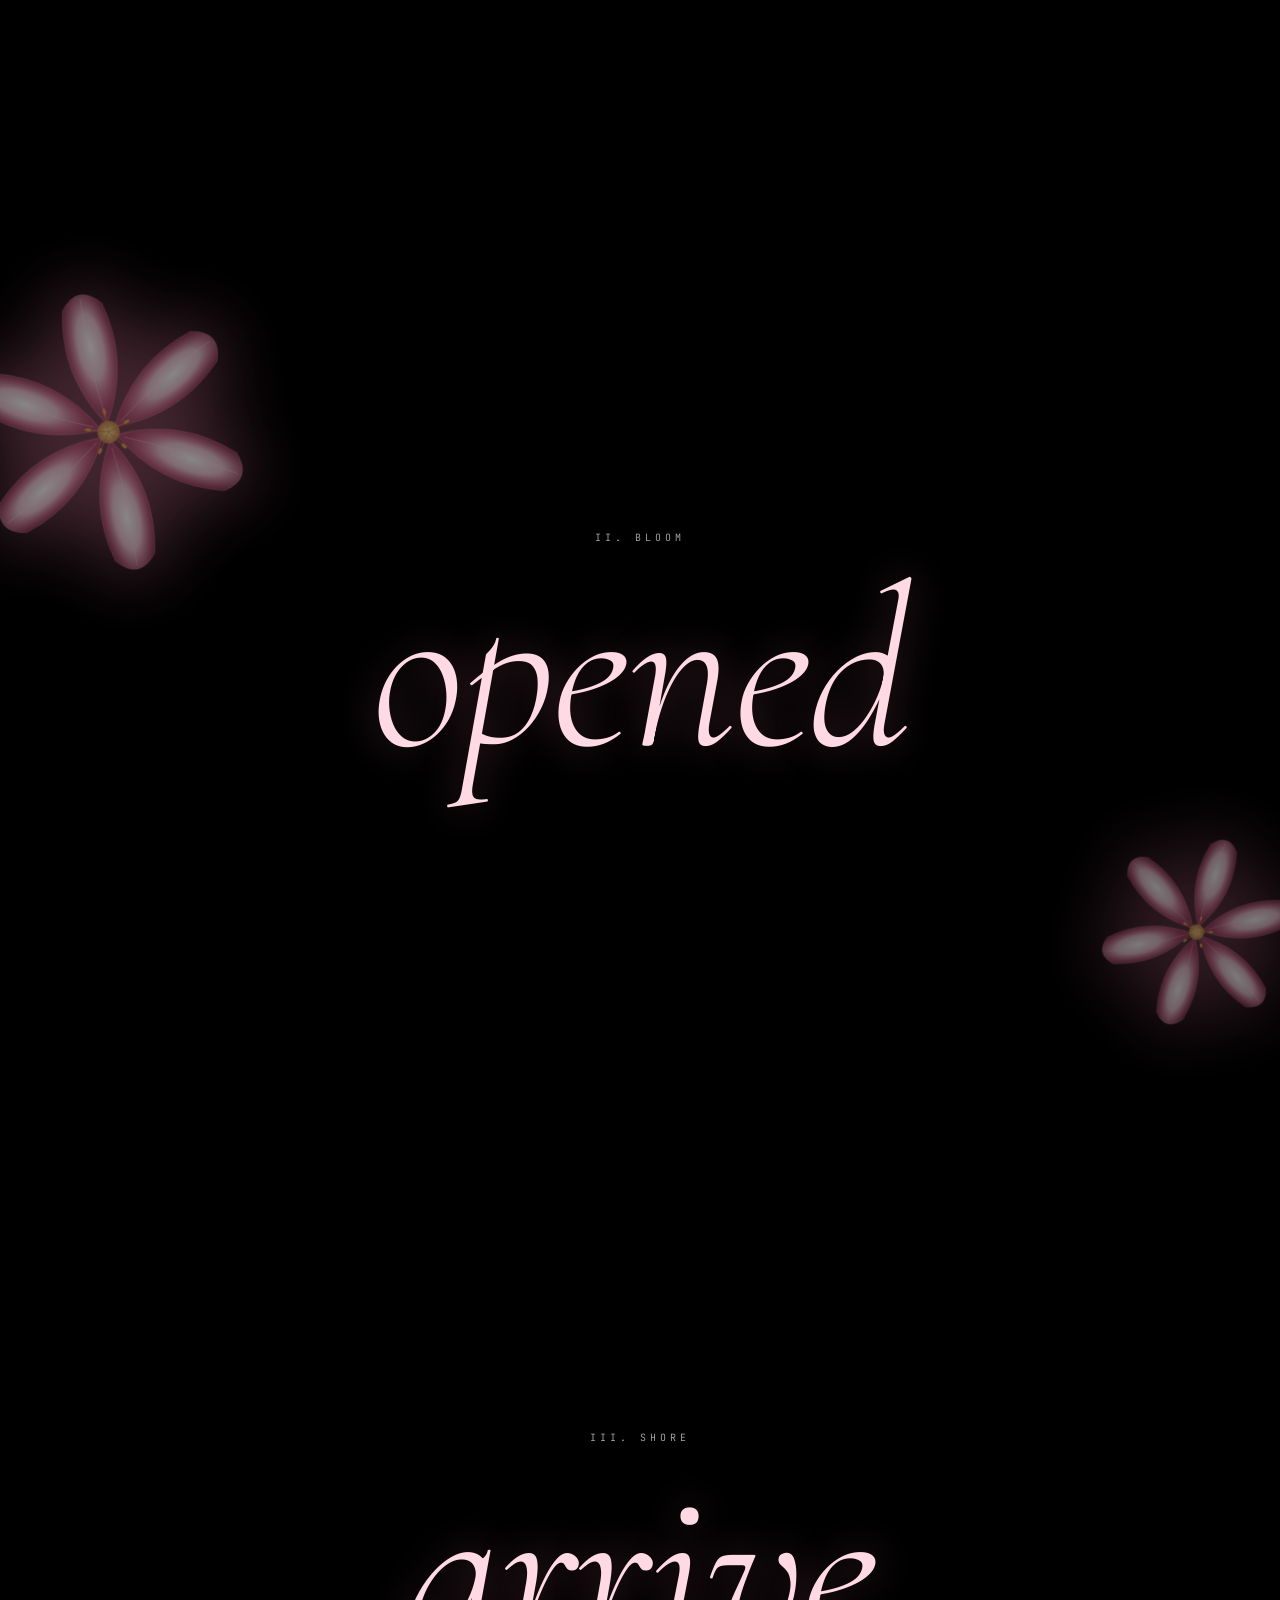
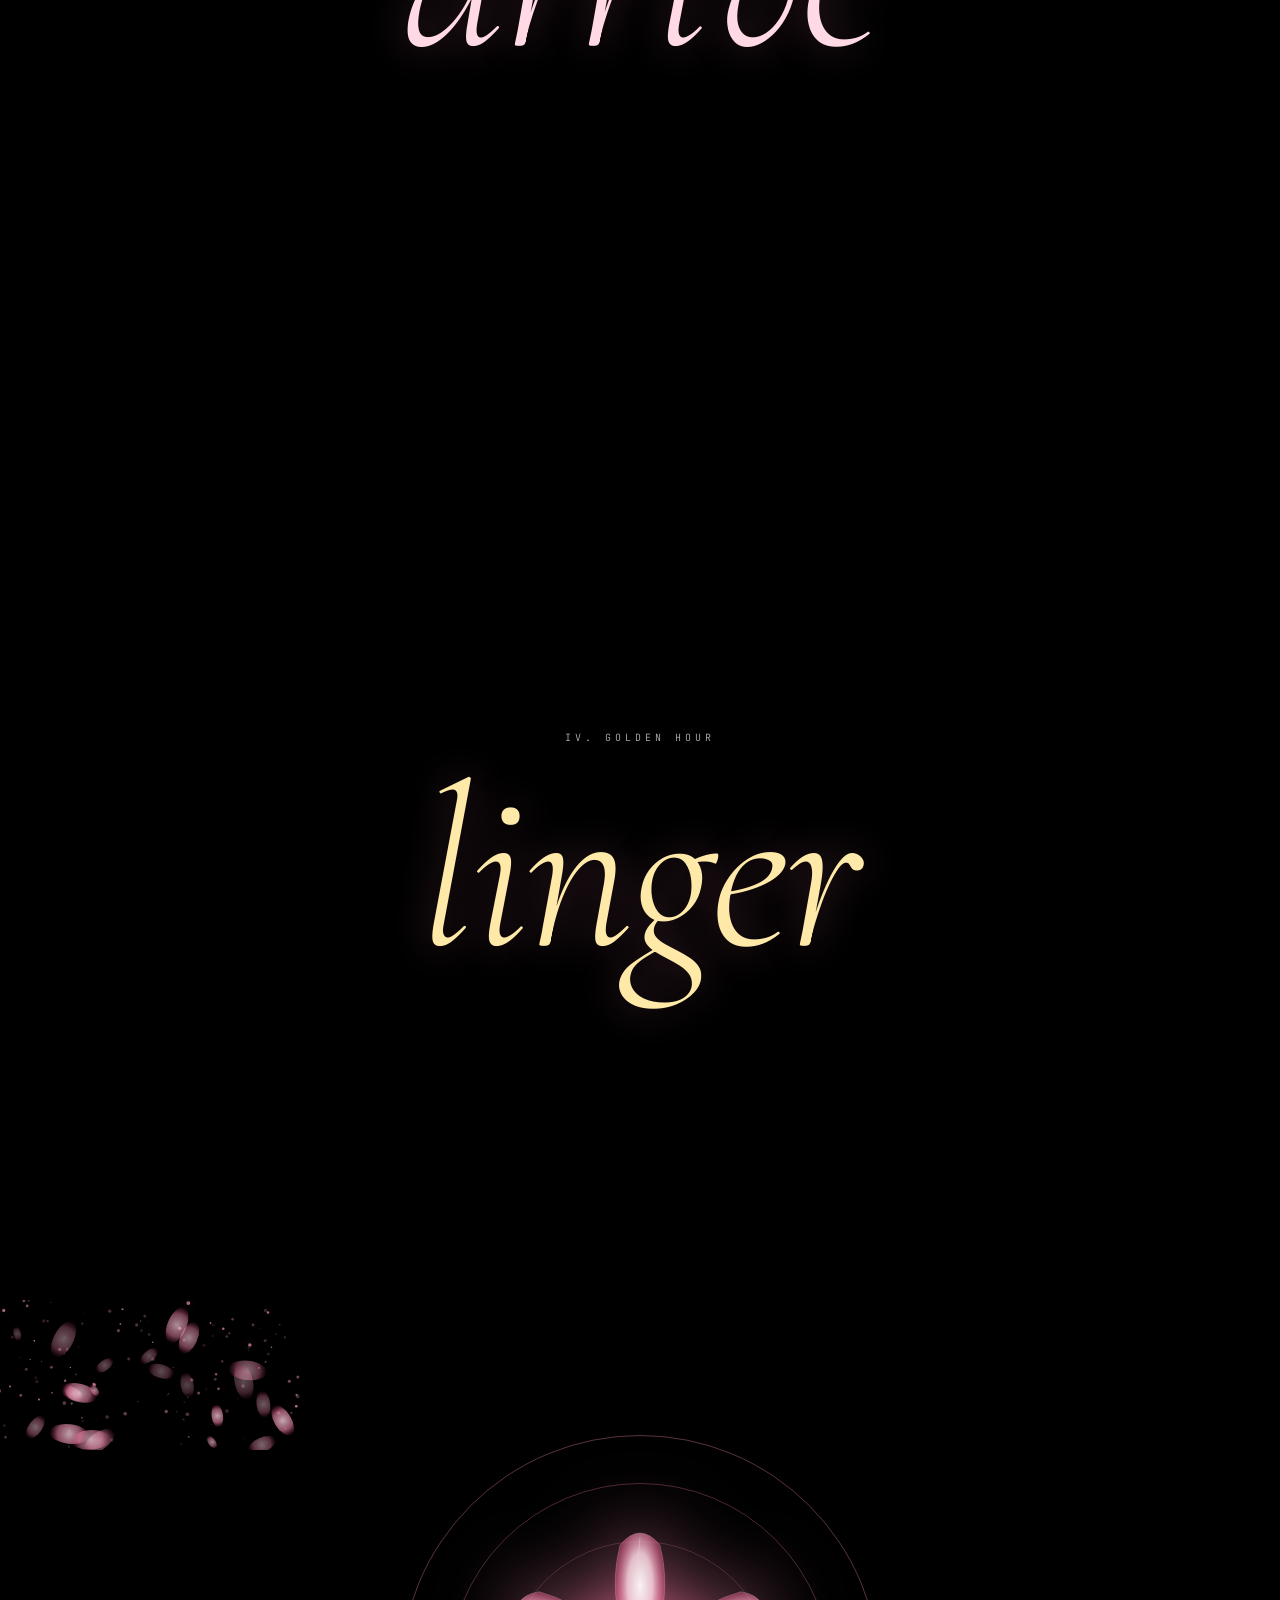
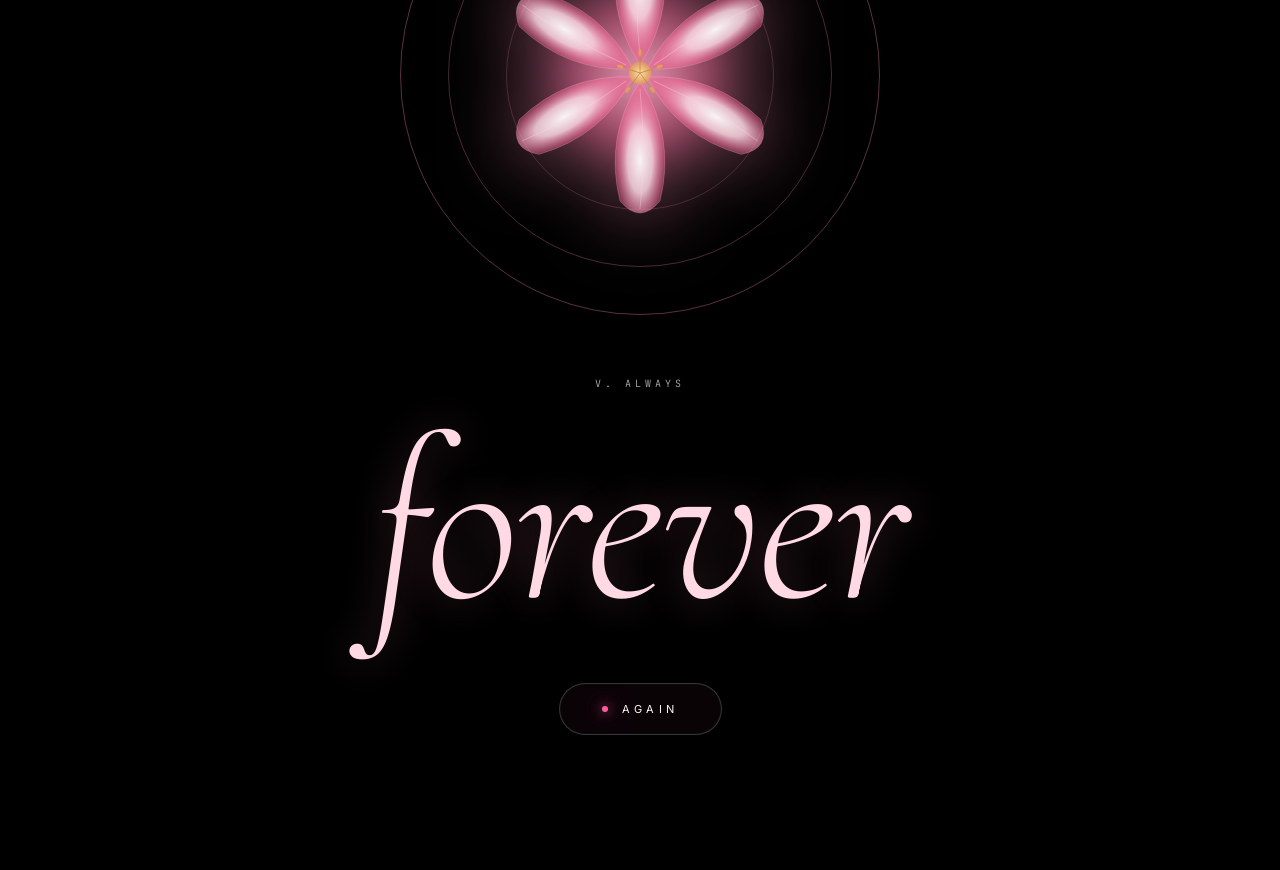
<file: Where Hearts Roam.html>
<!doctype html>
<html lang="en">
<head>
<meta charset="utf-8" />
<meta name="viewport" content="width=device-width, initial-scale=1, viewport-fit=cover" />
<meta name="theme-color" content="#0a0306" />
<meta name="apple-mobile-web-app-capable" content="yes" />
<meta name="apple-mobile-web-app-status-bar-style" content="black-translucent" />
<title>Where Hearts Roam</title>

<link rel="preconnect" href="https://fonts.googleapis.com">
<link rel="preconnect" href="https://fonts.gstatic.com" crossorigin>
<link href="https://fonts.googleapis.com/css2?family=Italiana&family=Cormorant+Garamond:ital,wght@0,300;0,400;0,500;1,300;1,400&family=Inter:wght@300;400;500&family=JetBrains+Mono:wght@300;400&display=swap" rel="stylesheet">

<link rel="stylesheet" href="styles.css">
<style>
/* Cinematic overrides */
html, body { background: #000; }
.scene { position: relative; min-height: 100svh; width: 100%; overflow: hidden; }
.bg-video {
  position: absolute; inset: 0;
  width: 100%; height: 100%;
  object-fit: cover;
  z-index: 0;
  pointer-events: none;
}
.scene-tint {
  position: absolute; inset: 0;
  z-index: 1;
  pointer-events: none;
}
.scene-content {
  position: relative;
  z-index: 5;
  width: 100%;
  min-height: 100svh;
  display: flex;
  align-items: center;
  justify-content: center;
}
.cine-vignette {
  position: absolute; inset: 0; z-index: 2; pointer-events: none;
  background:
    radial-gradient(ellipse 100% 70% at 50% 50%, transparent 35%, rgba(0,0,0,0.65) 100%),
    linear-gradient(to bottom, rgba(0,0,0,0.4) 0%, transparent 20%, transparent 80%, rgba(0,0,0,0.55) 100%);
}
.pink-tint {
  background:
    linear-gradient(135deg, rgba(255,62,127,0.18), rgba(226,27,98,0.25)),
    radial-gradient(ellipse 60% 80% at 50% 100%, rgba(255,143,182,0.35), transparent 60%);
  mix-blend-mode: soft-light;
}
.warm-tint {
  background:
    linear-gradient(135deg, rgba(255,143,182,0.2), rgba(255,180,120,0.22)),
    radial-gradient(ellipse 70% 60% at 50% 0%, rgba(255,200,150,0.3), transparent 60%);
  mix-blend-mode: overlay;
}
.deep-tint {
  background:
    linear-gradient(180deg, rgba(20,5,12,0.55), rgba(60,15,40,0.4));
}

/* Letterboxing for cinema feel */
.cine-bars::before, .cine-bars::after {
  content: "";
  position: fixed;
  left: 0; right: 0;
  height: 32px;
  background: #000;
  z-index: 50;
  pointer-events: none;
}
.cine-bars::before { top: 0; }
.cine-bars::after { bottom: 0; }

/* Big cinema type */
.cine-word {
  font-family: 'Italiana', serif;
  font-weight: 400;
  font-size: clamp(80px, 18vw, 280px);
  line-height: 0.9;
  letter-spacing: -0.01em;
  color: #fff;
  text-shadow: 0 0 40px rgba(255,143,182,0.3), 0 4px 20px rgba(0,0,0,0.4);
}
.cine-script {
  font-family: 'Cormorant Garamond', serif;
  font-style: italic;
  font-weight: 300;
}
.cine-tag {
  font-family: 'JetBrains Mono', monospace;
  font-size: 10px;
  letter-spacing: 0.4em;
  text-transform: uppercase;
  color: rgba(255,255,255,0.7);
}

/* Scene marker - tiny chapter numerals */
.chapter-mark {
  position: absolute;
  top: 50%;
  transform: translateY(-50%);
  font-family: 'Italiana', serif;
  font-size: clamp(140px, 26vw, 380px);
  line-height: 1;
  color: rgba(255,255,255,0.06);
  z-index: 3;
  pointer-events: none;
  mix-blend-mode: overlay;
}
.chapter-mark.left { left: -3vw; }
.chapter-mark.right { right: -3vw; }

/* Slow zoom on videos */
.ken-burns {
  animation: kenBurns 28s ease-in-out infinite alternate;
  transform-origin: center;
}
@keyframes kenBurns {
  0%   { transform: scale(1.08) translate(0, 0); }
  100% { transform: scale(1.18) translate(-2%, 1%); }
}
.ken-burns-2 {
  animation: kenBurns2 32s ease-in-out infinite alternate;
}
@keyframes kenBurns2 {
  0%   { transform: scale(1.12) translate(2%, -1%); }
  100% { transform: scale(1.22) translate(-1%, 2%); }
}

/* Fade-in word reveal */
.word-reveal {
  opacity: 0;
  transform: translateY(40px) scale(0.96);
  filter: blur(14px);
  transition: opacity 1.6s cubic-bezier(0.2, 0.8, 0.2, 1),
              transform 1.6s cubic-bezier(0.2, 0.8, 0.2, 1),
              filter 1.6s cubic-bezier(0.2, 0.8, 0.2, 1);
}
.word-reveal.in {
  opacity: 1;
  transform: none;
  filter: blur(0);
}

/* Loading state */
#preload {
  position: fixed; inset: 0;
  background: #000;
  z-index: 1000;
  display: flex;
  align-items: center;
  justify-content: center;
  flex-direction: column;
  gap: 24px;
  transition: opacity 1s ease, visibility 1s;
}
#preload.gone {
  opacity: 0;
  visibility: hidden;
}
#preload .pl-mark {
  width: 8px; height: 8px;
  border-radius: 50%;
  background: #ff5e94;
  box-shadow: 0 0 20px #ff5e94, 0 0 50px #ff3e7f;
  animation: plPulse 1.4s ease-in-out infinite;
}
#preload .pl-text {
  font-family: 'JetBrains Mono', monospace;
  font-size: 10px;
  letter-spacing: 0.4em;
  text-transform: uppercase;
  color: rgba(255,255,255,0.5);
}
@keyframes plPulse {
  0%, 100% { transform: scale(1); opacity: 1; }
  50% { transform: scale(0.4); opacity: 0.4; }
}

/* Audio toggle */
.audio-toggle {
  position: fixed;
  top: max(28px, env(safe-area-inset-top));
  right: 32px;
  z-index: 80;
  display: flex; align-items: center; gap: 10px;
  font-family: 'JetBrains Mono', monospace;
  font-size: 10px;
  letter-spacing: 0.3em;
  text-transform: uppercase;
  color: rgba(255,255,255,0.7);
  cursor: pointer;
  background: none;
  border: none;
  mix-blend-mode: difference;
}
.audio-toggle .bars {
  display: inline-flex; gap: 2px; align-items: end;
  height: 14px;
}
.audio-toggle .bars span {
  display: block;
  width: 2px;
  background: rgba(255,255,255,0.7);
  animation: barJump 0.8s ease-in-out infinite alternate;
}
.audio-toggle .bars span:nth-child(1) { height: 60%; animation-delay: -0.4s; }
.audio-toggle .bars span:nth-child(2) { height: 100%; animation-delay: -0.2s; }
.audio-toggle .bars span:nth-child(3) { height: 70%; animation-delay: 0s; }
.audio-toggle .bars span:nth-child(4) { height: 90%; animation-delay: -0.3s; }
@keyframes barJump {
  to { transform: scaleY(0.3); }
}
.audio-toggle.muted .bars span { animation-play-state: paused; opacity: 0.3; }

/* Scroll progress bar */
.scroll-bar {
  position: fixed;
  left: 0; right: 0;
  bottom: 0;
  height: 2px;
  z-index: 90;
  background: transparent;
}
.scroll-bar-fill {
  position: absolute;
  left: 0; top: 0; bottom: 0;
  background: linear-gradient(to right, #ff8eb3, #ff3e7f, #fff);
  width: 0%;
  transition: width 0.1s linear;
  box-shadow: 0 0 12px #ff3e7f;
}

/* Mobile tweaks for cinematic */
@media (max-width: 820px) {
  .cine-word { font-size: clamp(64px, 22vw, 140px) !important; }
  .chapter-mark { font-size: clamp(120px, 36vw, 240px); }
  .audio-toggle { right: 16px; font-size: 9px; }
  .audio-toggle span:not(.bars) { display: none; }
  .meta { display: none; }
  .brand { font-size: 10px; letter-spacing: 0.28em; }
}
</style>
</head>
<body class="cine-bars">

<!-- Preload curtain -->
<div id="preload">
  <div class="pl-mark"></div>
  <div class="pl-text">Loading the world…</div>
</div>

<!-- Brand + audio chrome -->
<div class="brand">Hearts <span class="amp">&amp;</span> Lilies</div>
<button class="audio-toggle muted" id="audioToggle" aria-label="Toggle audio">
  <span class="bars"><span></span><span></span><span></span><span></span></span>
  <span>Sound off</span>
</button>

<main id="main">

  <!-- ==================== SCENE 0 — ENTRY ==================== -->
  <section class="scene" id="scene-0" data-scene-label="00 Entry">
    <!-- Slow ocean horizon as ambient backdrop -->
    <video class="bg-video ken-burns" autoplay muted loop playsinline preload="auto"
           poster="https://images.pexels.com/videos/1409899/free-video-1409899.jpg">
      <source src="https://videos.pexels.com/video-files/2169307/2169307-uhd_3840_2160_30fps.mp4" type="video/mp4">
    </video>
    <div class="scene-tint pink-tint"></div>
    <div class="cine-vignette"></div>

    <canvas class="particles" id="particles-0" style="z-index:3;"></canvas>

    <div class="scene-content">
      <div style="text-align:center; padding: 0 24px; max-width: 900px;">
        <div class="word-reveal in" style="margin-bottom: 24px;">
          <span class="cine-tag">A digital love story</span>
        </div>
        <h1 class="cine-word word-reveal in" style="margin-bottom: 8px;">where</h1>
        <h1 class="cine-word word-reveal in" style="margin-bottom: 56px;">
          <span class="cine-script" style="color:#ffb8cf;">hearts</span> roam
        </h1>
        <button class="btn-begin word-reveal in" id="beginBtn"
                onclick="document.getElementById('scene-1').scrollIntoView({behavior:'smooth'})">
          <span class="dot"></span>
          <span>Enter</span>
        </button>
      </div>
    </div>

    <div class="scroll-cue">
      <span>Scroll</span>
      <span class="line"></span>
    </div>
  </section>

  <!-- ==================== SCENE 1 — OCEAN (drone) ==================== -->
  <section class="scene" id="scene-1" data-scene-label="01 Ocean">
    <video class="bg-video ken-burns-2" autoplay muted loop playsinline preload="auto">
      <source src="https://videos.pexels.com/video-files/3163534/3163534-uhd_3840_2160_30fps.mp4" type="video/mp4">
    </video>
    <div class="scene-tint pink-tint"></div>
    <div class="cine-vignette"></div>

    <div class="chapter-mark left">I</div>

    <div class="scene-content">
      <div style="text-align:center; padding: 0 24px;">
        <div class="word-reveal" style="margin-bottom: 18px;">
          <span class="cine-tag">i. open water</span>
        </div>
        <h2 class="cine-word word-reveal">
          <span class="cine-script" style="color:#ffd9e4;">drift</span>
        </h2>
      </div>
    </div>
  </section>

  <!-- ==================== SCENE 2 — BLOOM (lilies field / florals) ==================== -->
  <section class="scene" id="scene-2" data-scene-label="02 Bloom">
    <video class="bg-video ken-burns" autoplay muted loop playsinline preload="auto">
      <source src="https://videos.pexels.com/video-files/4763824/4763824-hd_1920_1080_30fps.mp4" type="video/mp4">
    </video>
    <div class="scene-tint pink-tint"></div>
    <div class="cine-vignette"></div>

    <!-- Floating lily SVG accent -->
    <div class="floral" data-floral="lily" data-size="320" data-glow="0.8"
         style="position:absolute; top:8%; left:-4%; z-index:4; opacity:0.55; transform:rotate(-12deg); --rot:-12deg; animation: float-y-slow 14s ease-in-out infinite;"></div>
    <div class="floral" data-floral="lily" data-size="220" data-glow="0.6"
         style="position:absolute; bottom:6%; right:-2%; z-index:4; opacity:0.5; transform:rotate(18deg); --rot:18deg; animation: float-y-slow 12s ease-in-out infinite reverse;"></div>

    <div class="chapter-mark right">II</div>

    <div class="scene-content">
      <div style="text-align:center; padding: 0 24px;">
        <div class="word-reveal" style="margin-bottom: 18px;">
          <span class="cine-tag">ii. bloom</span>
        </div>
        <h2 class="cine-word word-reveal">
          <span class="cine-script" style="color:#ffd9e4;">opened</span>
        </h2>
      </div>
    </div>
  </section>

  <!-- ==================== SCENE 3 — BEACH REVEAL (waves on shore) ==================== -->
  <section class="scene" id="scene-3" data-scene-label="03 Shore">
    <video class="bg-video ken-burns-2" autoplay muted loop playsinline preload="auto">
      <source src="https://videos.pexels.com/video-files/1409899/1409899-uhd_2560_1440_25fps.mp4" type="video/mp4">
    </video>
    <div class="scene-tint pink-tint"></div>
    <div class="cine-vignette"></div>

    <div class="chapter-mark left">III</div>

    <div class="scene-content">
      <div style="text-align:center; padding: 0 24px;">
        <div class="word-reveal" style="margin-bottom: 18px;">
          <span class="cine-tag">iii. shore</span>
        </div>
        <h2 class="cine-word word-reveal">
          <span class="cine-script" style="color:#ffd9e4;">arrive</span>
        </h2>
      </div>
    </div>
  </section>

  <!-- ==================== SCENE 4 — GOLDEN HOUR (sunset, replaces fizz) ==================== -->
  <section class="scene" id="scene-4" data-scene-label="04 Golden">
    <video class="bg-video ken-burns" autoplay muted loop playsinline preload="auto">
      <source src="https://videos.pexels.com/video-files/3045163/3045163-uhd_3840_2160_24fps.mp4" type="video/mp4">
    </video>
    <div class="scene-tint warm-tint"></div>
    <div class="cine-vignette"></div>

    <div class="chapter-mark right">IV</div>

    <div class="scene-content">
      <div style="text-align:center; padding: 0 24px;">
        <div class="word-reveal" style="margin-bottom: 18px;">
          <span class="cine-tag">iv. golden hour</span>
        </div>
        <h2 class="cine-word word-reveal">
          <span class="cine-script" style="color:#ffe9a8;">linger</span>
        </h2>
      </div>
    </div>
  </section>

  <!-- ==================== SCENE 5 — FOREVER (final) ==================== -->
  <section class="scene" id="scene-5" data-scene-label="05 Forever" style="min-height: 130svh;">
    <video class="bg-video ken-burns-2" autoplay muted loop playsinline preload="auto">
      <source src="https://videos.pexels.com/video-files/2491284/2491284-uhd_3840_2160_24fps.mp4" type="video/mp4">
    </video>
    <div class="scene-tint pink-tint" style="opacity:1.1;"></div>
    <div class="cine-vignette" style="background:
      radial-gradient(ellipse 100% 70% at 50% 50%, transparent 25%, rgba(0,0,0,0.7) 100%);"></div>

    <canvas class="particles" id="particles-5" style="z-index:3;"></canvas>

    <div class="scene-content" style="flex-direction:column; gap: 56px;">
      <!-- Halo with center lily -->
      <div style="position:relative; width: min(78vw, 480px); height: min(78vw, 480px); display:flex; align-items:center; justify-content:center;">
        <div style="position:absolute; inset:0; border-radius:50%; border:1px solid rgba(255,143,182,0.35); animation: pulseRing 4s ease-in-out infinite;"></div>
        <div style="position:absolute; inset:10%; border-radius:50%; border:1px solid rgba(255,143,182,0.28); animation: pulseRing 4s ease-in-out infinite; animation-delay:-1s;"></div>
        <div style="position:absolute; inset:22%; border-radius:50%; border:1px solid rgba(255,143,182,0.2); animation: pulseRing 4s ease-in-out infinite; animation-delay:-2s;"></div>
        <div style="position:absolute; inset:32%; border-radius:50%; background: radial-gradient(circle, rgba(255,217,228,0.85), rgba(255,62,127,0.4) 50%, transparent 80%); filter: blur(18px); animation: corePulse 5s ease-in-out infinite;"></div>
        <div data-floral="lily" data-size="320" data-glow="1.4" style="position:relative; z-index:2; animation: float-y-slow 8s ease-in-out infinite;"></div>
      </div>

      <div style="text-align:center; padding: 0 24px;">
        <div class="word-reveal" style="margin-bottom: 24px;">
          <span class="cine-tag">v. always</span>
        </div>
        <h2 class="cine-word word-reveal">
          <span class="cine-script" style="color:#ffd9e4;">forever</span>
        </h2>
      </div>

      <button class="btn-begin word-reveal" onclick="document.getElementById('scene-0').scrollIntoView({behavior:'smooth'})"
              style="padding: 18px 42px; font-size:11px; letter-spacing:0.4em;">
        <span class="dot"></span>
        <span>Again</span>
      </button>
    </div>
  </section>

</main>

<!-- Hidden ambient audio (sine pad) — lazy loaded -->
<audio id="ambient" loop preload="none">
  <source src="https://cdn.pixabay.com/audio/2022/03/15/audio_1718e49cc2.mp3" type="audio/mpeg">
</audio>

<!-- Scroll progress bar -->
<div class="scroll-bar"><div class="scroll-bar-fill" id="scrollBarFill"></div></div>

<style>
  @keyframes pulseRing {
    0%, 100% { transform: scale(1); opacity: 0.5; }
    50% { transform: scale(1.06); opacity: 0.9; }
  }
  @keyframes corePulse {
    0%, 100% { opacity: 0.7; transform: scale(1); }
    50% { opacity: 1; transform: scale(1.12); }
  }
</style>

<script src="florals.js"></script>
<script src="particles.js"></script>
<script src="app.js"></script>
<script src="tweaks.js"></script>

</body>
</html>
</file>
<file: styles.css>
/* ============ Romantic Interactive — Design Tokens ============ */
:root {
  --ink: #0a0306;
  --ink-2: #150508;
  --ink-3: #1f0810;
  --rose-50: #fff0f4;
  --rose-100: #ffd9e4;
  --rose-200: #ffb8cf;
  --rose-300: #ff8eb3;
  --rose-400: #ff5e94;
  --rose-500: #ff3e7f;
  --rose-600: #e21b62;
  --blush: #f6c9d4;
  --champagne: #f3e3c9;
  --pearl: #fbf6f1;
  --glow: #ff6fa8;
  --coke: #e3162b;
  --coke-soft: #ff5969;

  --serif: "Italiana", "Cormorant Garamond", "Didot", serif;
  --serif-2: "Cormorant Garamond", "Didot", serif;
  --sans: "Inter", "Helvetica Neue", system-ui, sans-serif;
  --mono: "JetBrains Mono", ui-monospace, monospace;

  --r-sm: 8px;
  --r-md: 16px;
  --r-lg: 28px;
  --r-xl: 48px;
}

* { box-sizing: border-box; margin: 0; padding: 0; }

html, body {
  background: var(--ink);
  color: var(--pearl);
  font-family: var(--sans);
  font-weight: 300;
  -webkit-font-smoothing: antialiased;
  text-rendering: optimizeLegibility;
  overflow-x: hidden;
}

body {
  min-height: 100vh;
  background:
    radial-gradient(ellipse 80% 60% at 50% 0%, rgba(255,62,127,0.18), transparent 60%),
    radial-gradient(ellipse 60% 80% at 100% 50%, rgba(255,110,168,0.10), transparent 60%),
    radial-gradient(ellipse 70% 70% at 0% 100%, rgba(226,27,98,0.10), transparent 60%),
    var(--ink);
}

::selection { background: var(--rose-500); color: var(--ink); }

/* ============ Type ============ */
.serif { font-family: var(--serif); font-weight: 400; letter-spacing: 0.01em; }
.serif-2 { font-family: var(--serif-2); font-weight: 300; letter-spacing: 0.02em; }
.eyebrow {
  font-family: var(--sans);
  font-size: 11px;
  letter-spacing: 0.4em;
  text-transform: uppercase;
  font-weight: 400;
  color: var(--rose-200);
  opacity: 0.75;
}
.display {
  font-family: var(--serif);
  font-weight: 400;
  font-size: clamp(64px, 12vw, 220px);
  line-height: 0.92;
  letter-spacing: -0.01em;
}
.display-2 {
  font-family: var(--serif);
  font-size: clamp(48px, 8vw, 140px);
  line-height: 0.95;
  font-weight: 400;
}
.script-italic {
  font-family: var(--serif-2);
  font-style: italic;
  font-weight: 300;
}
.body {
  font-size: 15px;
  line-height: 1.7;
  font-weight: 300;
  color: rgba(251,246,241,0.78);
  max-width: 38ch;
}

/* ============ Glass system ============ */
.glass {
  background: linear-gradient(135deg, rgba(255,255,255,0.08), rgba(255,255,255,0.02));
  backdrop-filter: blur(24px) saturate(140%);
  -webkit-backdrop-filter: blur(24px) saturate(140%);
  border: 1px solid rgba(255,255,255,0.14);
  border-radius: var(--r-lg);
  position: relative;
  overflow: hidden;
}
.glass::before {
  content: "";
  position: absolute; inset: 0;
  border-radius: inherit;
  background: linear-gradient(135deg, rgba(255,255,255,0.25), transparent 40%);
  opacity: 0.5;
  pointer-events: none;
  mix-blend-mode: overlay;
}
.glass-pink {
  background: linear-gradient(135deg, rgba(255,143,182,0.22), rgba(255,62,127,0.06));
  backdrop-filter: blur(28px) saturate(160%);
  -webkit-backdrop-filter: blur(28px) saturate(160%);
  border: 1px solid rgba(255,182,210,0.28);
  border-radius: var(--r-lg);
  position: relative;
  overflow: hidden;
  box-shadow:
    0 1px 0 rgba(255,255,255,0.4) inset,
    0 -1px 0 rgba(255,255,255,0.08) inset,
    0 24px 60px rgba(255,62,127,0.18);
}
.glass-pink::before {
  content: "";
  position: absolute; inset: 0;
  background: radial-gradient(120% 80% at 0% 0%, rgba(255,255,255,0.35), transparent 50%);
  pointer-events: none;
}

/* ============ Photo placeholders ============ */
.photo-ph {
  position: relative;
  background:
    linear-gradient(135deg, rgba(255,255,255,0.08), rgba(255,182,210,0.08)),
    repeating-linear-gradient(45deg, rgba(255,255,255,0.04) 0 2px, transparent 2px 8px);
  border: 1px solid rgba(255,255,255,0.12);
  border-radius: var(--r-md);
  overflow: hidden;
  isolation: isolate;
}
.photo-ph::after {
  content: "";
  position: absolute; inset: 0;
  background: radial-gradient(60% 80% at 30% 30%, rgba(255,143,182,0.35), transparent 70%);
  mix-blend-mode: screen;
}
.photo-ph .ph-label {
  position: absolute;
  bottom: 12px; left: 14px;
  font-family: var(--mono);
  font-size: 9px;
  letter-spacing: 0.2em;
  text-transform: uppercase;
  color: rgba(255,255,255,0.55);
  z-index: 2;
}
.photo-ph .ph-mark {
  position: absolute;
  top: 12px; right: 14px;
  width: 8px; height: 8px;
  border-radius: 50%;
  background: var(--rose-400);
  box-shadow: 0 0 12px var(--rose-400);
  z-index: 2;
}

/* Reflections */
.reflect {
  position: relative;
}
.reflect::after {
  content: "";
  position: absolute;
  left: 0; right: 0; top: 100%;
  height: 60%;
  background: inherit;
  transform: scaleY(-1);
  -webkit-mask-image: linear-gradient(to bottom, rgba(0,0,0,0.35), transparent);
  mask-image: linear-gradient(to bottom, rgba(0,0,0,0.35), transparent);
  filter: blur(4px);
  opacity: 0.5;
  pointer-events: none;
}

/* ============ Buttons ============ */
.btn-begin {
  position: relative;
  display: inline-flex;
  align-items: center;
  justify-content: center;
  gap: 14px;
  padding: 22px 56px;
  background: rgba(255,255,255,0.04);
  border: 1px solid rgba(255,255,255,0.18);
  border-radius: 999px;
  color: var(--pearl);
  font-family: var(--sans);
  font-size: 12px;
  font-weight: 400;
  letter-spacing: 0.45em;
  text-transform: uppercase;
  cursor: pointer;
  backdrop-filter: blur(20px);
  -webkit-backdrop-filter: blur(20px);
  transition: all 0.6s cubic-bezier(0.2, 0.8, 0.2, 1);
  overflow: hidden;
  isolation: isolate;
}
.btn-begin::before {
  content: "";
  position: absolute; inset: -2px;
  border-radius: 999px;
  background: conic-gradient(from 0deg, transparent, var(--rose-500), var(--rose-300), transparent 50%);
  opacity: 0;
  transition: opacity 0.6s;
  z-index: -1;
  animation: spin 6s linear infinite;
}
.btn-begin::after {
  content: "";
  position: absolute; inset: 1px;
  border-radius: 999px;
  background: rgba(10,3,6,0.9);
  z-index: -1;
}
.btn-begin:hover {
  letter-spacing: 0.55em;
  border-color: rgba(255,182,210,0.5);
  box-shadow: 0 0 60px rgba(255,62,127,0.3);
}
.btn-begin:hover::before { opacity: 1; }
.btn-begin .dot {
  width: 6px; height: 6px;
  border-radius: 50%;
  background: var(--rose-400);
  box-shadow: 0 0 12px var(--rose-400), 0 0 30px var(--rose-500);
  animation: pulse 2s ease-in-out infinite;
}
@keyframes pulse {
  0%, 100% { opacity: 1; transform: scale(1); }
  50% { opacity: 0.5; transform: scale(0.7); }
}
@keyframes spin {
  to { transform: rotate(360deg); }
}

/* ============ Scenes ============ */
.scene {
  position: relative;
  min-height: 100vh;
  width: 100%;
  display: flex;
  align-items: center;
  justify-content: center;
  overflow: hidden;
}

/* ============ Particles canvas ============ */
.particles {
  position: absolute;
  inset: 0;
  pointer-events: none;
  z-index: 1;
}

/* ============ Vignette ============ */
.vignette {
  position: absolute; inset: 0;
  background: radial-gradient(ellipse at center, transparent 40%, rgba(10,3,6,0.7) 100%);
  pointer-events: none;
  z-index: 2;
}

/* ============ Floral SVG layers ============ */
.floral {
  position: absolute;
  pointer-events: none;
  filter: drop-shadow(0 0 30px rgba(255,143,182,0.3));
}

/* ============ Progress rail ============ */
.rail {
  position: fixed;
  top: 50%;
  right: 32px;
  transform: translateY(-50%);
  display: flex;
  flex-direction: column;
  gap: 18px;
  z-index: 100;
  mix-blend-mode: difference;
}
.rail-dot {
  width: 24px;
  height: 1px;
  background: rgba(255,255,255,0.25);
  position: relative;
  cursor: pointer;
  transition: all 0.4s;
}
.rail-dot.active {
  width: 40px;
  background: var(--rose-300);
}
.rail-dot::after {
  content: attr(data-label);
  position: absolute;
  right: 36px;
  top: 50%;
  transform: translateY(-50%);
  font-family: var(--mono);
  font-size: 9px;
  letter-spacing: 0.2em;
  text-transform: uppercase;
  color: rgba(255,255,255,0.5);
  white-space: nowrap;
  opacity: 0;
  transition: opacity 0.3s;
}
.rail-dot:hover::after, .rail-dot.active::after { opacity: 1; }

/* ============ Header ============ */
.brand {
  position: fixed;
  top: 28px;
  left: 32px;
  font-family: var(--serif);
  font-size: 18px;
  letter-spacing: 0.4em;
  text-transform: uppercase;
  z-index: 100;
  color: var(--pearl);
  mix-blend-mode: difference;
}
.brand .amp {
  font-family: var(--serif-2);
  font-style: italic;
  text-transform: none;
  letter-spacing: 0;
  margin: 0 4px;
  color: var(--rose-300);
}
.meta {
  position: fixed;
  top: 32px;
  right: 32px;
  font-family: var(--mono);
  font-size: 9px;
  letter-spacing: 0.25em;
  text-transform: uppercase;
  color: rgba(255,255,255,0.45);
  z-index: 100;
  text-align: right;
  mix-blend-mode: difference;
}
.meta div + div { margin-top: 4px; }

/* ============ Scroll cue ============ */
.scroll-cue {
  position: absolute;
  bottom: 48px;
  left: 50%;
  transform: translateX(-50%);
  display: flex;
  flex-direction: column;
  align-items: center;
  gap: 12px;
  font-family: var(--mono);
  font-size: 9px;
  letter-spacing: 0.3em;
  text-transform: uppercase;
  color: rgba(255,255,255,0.5);
  z-index: 10;
}
.scroll-cue .line {
  width: 1px; height: 60px;
  background: linear-gradient(to bottom, transparent, var(--rose-300), transparent);
  animation: drift 3s ease-in-out infinite;
  background-size: 100% 200%;
}
@keyframes drift {
  0% { background-position: 0 -100%; }
  100% { background-position: 0 100%; }
}

/* ============ Reveal ============ */
.reveal {
  opacity: 0;
  transform: translateY(40px);
  transition: opacity 1.4s cubic-bezier(0.2,0.8,0.2,1), transform 1.4s cubic-bezier(0.2,0.8,0.2,1);
}
.reveal.in { opacity: 1; transform: none; }
.reveal-stagger > * { opacity: 0; transform: translateY(30px); transition: opacity 1.2s cubic-bezier(0.2,0.8,0.2,1), transform 1.2s cubic-bezier(0.2,0.8,0.2,1); }
.reveal-stagger.in > * { opacity: 1; transform: none; }
.reveal-stagger.in > *:nth-child(1) { transition-delay: 0.05s; }
.reveal-stagger.in > *:nth-child(2) { transition-delay: 0.15s; }
.reveal-stagger.in > *:nth-child(3) { transition-delay: 0.25s; }
.reveal-stagger.in > *:nth-child(4) { transition-delay: 0.35s; }
.reveal-stagger.in > *:nth-child(5) { transition-delay: 0.45s; }
.reveal-stagger.in > *:nth-child(6) { transition-delay: 0.55s; }

/* ============ Float anim ============ */
@keyframes float-y {
  0%, 100% { transform: translateY(0); }
  50% { transform: translateY(-14px); }
}
@keyframes float-y-slow {
  0%, 100% { transform: translateY(0) rotate(var(--rot, 0deg)); }
  50% { transform: translateY(-22px) rotate(var(--rot, 0deg)); }
}
@keyframes shimmer {
  0%, 100% { opacity: 0.3; }
  50% { opacity: 0.8; }
}

/* ============ Aurora background per scene ============ */
.aurora {
  position: absolute;
  inset: -10%;
  z-index: 0;
  filter: blur(80px);
  opacity: 0.7;
  pointer-events: none;
}
.aurora-blob {
  position: absolute;
  border-radius: 50%;
  mix-blend-mode: screen;
}

/* ============ MOBILE — iPhone 16 first ============ */
/* Use small viewport units to dodge Safari URL bar */
@supports (height: 100svh) {
  .scene { min-height: 100svh; }
}

@media (max-width: 820px) {
  :root {
    --r-lg: 22px;
    --r-xl: 32px;
  }

  body {
    font-size: 14px;
  }

  /* Brand chrome — smaller, tighter, safe-area aware */
  .brand {
    top: max(16px, env(safe-area-inset-top));
    left: 18px;
    font-size: 11px;
    letter-spacing: 0.32em;
  }
  .meta {
    top: max(16px, env(safe-area-inset-top));
    right: 18px;
    font-size: 8px;
    letter-spacing: 0.2em;
  }

  /* Hide rail on phone — gestures > rail */
  .rail { display: none !important; }

  /* Type scaling */
  .display { font-size: clamp(56px, 16vw, 96px); line-height: 0.95; }
  .display-2 { font-size: clamp(42px, 11vw, 68px); line-height: 0.98; }
  .body { font-size: 14px; max-width: 32ch; }
  .eyebrow { font-size: 10px; letter-spacing: 0.32em; }

  /* Generic scenes */
  .scene { padding: 12vh 0; }

  /* ====== Scene 0 — Entry ====== */
  #scene-0 { padding: 0 20px; min-height: 100svh; }
  #scene-0 .display { font-size: clamp(56px, 17vw, 110px); }
  #scene-0 .floral { display: none; }
  .btn-begin {
    padding: 18px 36px;
    font-size: 11px;
    letter-spacing: 0.35em;
  }
  .btn-begin:hover { letter-spacing: 0.4em; }
  .scroll-cue { bottom: max(28px, env(safe-area-inset-bottom)); font-size: 8px; }
  .scroll-cue .line { height: 40px; }

  /* ====== Scene 1 — Whispers ====== */
  #scene-1 {
    min-height: 100svh !important;
    padding: 14vh 0 12vh;
    flex-direction: column !important;
  }
  #scene-1 .parallax-stage {
    height: auto !important;
    min-height: 80vh;
    width: 100% !important;
    perspective: 800px;
  }
  /* Hide all corner cards on mobile — keep only the centerpiece + accent buds */
  #scene-1 .px-card[data-depth="0.15"],
  #scene-1 .px-card[data-depth="0.2"],
  #scene-1 .px-card[data-depth="0.4"],
  #scene-1 .px-card[data-depth="0.5"] {
    display: none !important;
  }
  #scene-1 .px-card[data-depth="0.7"] {
    width: min(74vw, 280px) !important;
    height: min(98vw, 360px) !important;
    top: 50% !important;
    left: 50% !important;
    transform: translate(-50%, -50%) !important;
  }
  /* Reposition buds to surround the centerpiece nicely */
  #scene-1 .floral[data-floral="bud"] {
    transform: scale(0.65) !important;
  }
  #scene-1 .floral[data-floral="bud"]:nth-of-type(1) {
    top: 12% !important; left: 8% !important;
  }
  #scene-1 .floral[data-floral="bud"]:nth-of-type(2) {
    bottom: 14% !important; right: 6% !important; left: auto !important;
  }
  #scene-1 .floral[data-floral="bud"]:nth-of-type(3) {
    top: 18% !important; right: 10% !important;
  }

  /* Side caption — force into flow at bottom */
  #scene-1 > div[style*="bottom:60px"],
  #scene-1 > div[style*="bottom: 60px"] {
    position: relative !important;
    bottom: auto !important;
    left: auto !important;
    right: auto !important;
    top: auto !important;
    margin: 28px auto 0 !important;
    max-width: 84vw !important;
    width: 84vw !important;
    text-align: center !important;
    z-index: 10;
  }
  #scene-1 > div[style*="bottom:60px"] .body,
  #scene-1 > div[style*="bottom: 60px"] .body {
    margin: 0 auto;
    max-width: 32ch;
  }

  /* ====== Scene 2 — Bloom ====== */
  #scene-2 { padding: 16vh 18px 14vh; }
  #scene-2 .floral[data-floral="lily"][data-size="520"] {
    width: 280px !important; height: 280px !important;
    top: -40px !important; left: -60px !important;
    opacity: 0.75 !important;
  }
  #scene-2 .floral[data-floral="sunflower"] {
    width: 240px !important; height: 240px !important;
    bottom: -40px !important; right: -50px !important;
    opacity: 0.7 !important;
  }
  #scene-2 .floral[data-floral="lily"][data-size="220"] {
    width: 130px !important; height: 130px !important;
    top: 4% !important; right: 6% !important;
    opacity: 0.55 !important;
  }
  #scene-2 .glass-pink {
    padding: 36px 26px !important;
  }
  #scene-2 h2 {
    font-size: clamp(38px, 10vw, 56px) !important;
  }
  #scene-2 .chip { font-size: 9px; padding: 7px 12px; }
  /* Small "02" stamp */
  #scene-2 > div[style*="top:50px"] {
    top: 18px !important; right: 18px !important;
  }
  #scene-2 > div[style*="top:50px"] .serif { font-size: 56px !important; }

  /* ====== Scene 3 — Reflections ====== */
  #scene-3 { padding-top: 14vh !important; padding-bottom: 8vh; min-height: auto !important; }
  #scene-3 > div[style*="max-width:1280px"] { padding: 0 18px !important; }
  /* Header row — stack */
  #scene-3 > div > div[style*="display:flex"][style*="justify-content:space-between"]:first-child {
    flex-direction: column;
    align-items: flex-start !important;
    gap: 20px;
    margin-bottom: 36px !important;
  }
  #scene-3 h2 { font-size: clamp(40px, 11vw, 64px) !important; }
  #scene-3 > div > div p[style*="text-align:right"],
  #scene-3 > div > div div[style*="text-align:right"] {
    text-align: left !important;
  }

  /* Convert mouse-stage to scrollable horizontal gallery */
  #mouseStage {
    height: auto !important;
    perspective: none !important;
    display: flex;
    flex-wrap: nowrap;
    gap: 14px;
    overflow-x: auto;
    overflow-y: hidden;
    padding: 6px 4px 18px;
    margin: 0 -18px;
    padding-left: 18px;
    padding-right: 18px;
    scroll-snap-type: x mandatory;
    -webkit-overflow-scrolling: touch;
    scrollbar-width: none;
  }
  #mouseStage::-webkit-scrollbar { display: none; }
  #mouseStage .m-card {
    position: relative !important;
    left: auto !important; right: auto !important;
    top: auto !important; bottom: auto !important;
    flex: 0 0 auto;
    width: 200px !important;
    height: 280px !important;
    transform: none !important;
    scroll-snap-align: center;
  }
  #mouseStage .m-card .photo-ph,
  #mouseStage .m-card .glass {
    transform: none !important;
  }
  #mouseStage .floral { display: none; }

  /* Disable expensive reflection on mobile */
  .reflect::after { display: none; }

  /* ====== Scene 4 — Fizz ====== */
  #scene-4 { padding: 14vh 0; min-height: auto !important; }
  #scene-4 > div[style*="grid-template-columns: 1fr 1fr"] {
    grid-template-columns: 1fr !important;
    gap: 36px !important;
    padding: 0 22px !important;
  }
  #scene-4 h2 { font-size: clamp(40px, 11vw, 64px) !important; }
  #scene-4 > div > div:last-child {
    height: 380px !important;
  }
  #scene-4 svg[viewBox="0 0 220 480"] {
    width: 130px !important; height: 280px !important;
    left: 4% !important; top: 12% !important;
  }
  #scene-4 svg[viewBox="0 0 240 320"] {
    width: 180px !important; height: 240px !important;
    right: 0% !important; bottom: 4% !important;
  }
  #scene-4 .glass {
    bottom: -8px !important;
    padding: 10px 14px !important;
  }
  #scene-4 .glass .serif-2 { font-size: 12px; }
  #scene-4 .micro-btn { font-size: 10px; padding: 14px 18px; }

  /* ====== Scene 5 — Forever ====== */
  #scene-5 { padding: 12vh 0; min-height: 110svh !important; }
  #scene-5 > div { padding: 0 22px !important; }
  /* Halo */
  #scene-5 > div > div:first-child {
    width: min(86vw, 380px) !important;
    height: min(86vw, 380px) !important;
    margin-bottom: 28px !important;
  }
  #scene-5 [data-floral="lily"][data-size="380"] {
    width: 260px !important; height: 260px !important;
  }
  #scene-5 .display { font-size: clamp(64px, 22vw, 140px) !important; margin-bottom: 24px !important; }
  #scene-5 p.body { font-size: 17px !important; padding: 0 12px; }
  #scene-5 > div > div[style*="display:flex"][style*="justify-content:center"] {
    flex-direction: column;
    align-items: center;
    gap: 10px !important;
  }
  #scene-5 > div > div[style*="border-top"] {
    flex-direction: column;
    gap: 12px;
    text-align: center;
    align-items: center !important;
    font-size: 9px !important;
  }

  /* ====== Tweaks panel — bottom sheet on mobile ====== */
  #tweaksPanel {
    right: 12px !important;
    left: 12px !important;
    bottom: max(12px, env(safe-area-inset-bottom)) !important;
    width: auto !important;
    padding: 18px 18px 16px !important;
    max-height: 70svh;
    overflow-y: auto;
    -webkit-overflow-scrolling: touch;
  }
}

/* Tighter still for very small phones */
@media (max-width: 380px) {
  .display { font-size: 48px !important; }
  .display-2 { font-size: 38px !important; }
  #scene-2 .glass-pink { padding: 28px 20px !important; }
  #scene-1 .px-card[data-depth="0.7"] {
    width: 240px !important;
    height: 320px !important;
  }
}

/* Reduced motion — respect users */
@media (prefers-reduced-motion: reduce) {
  *, *::before, *::after {
    animation-duration: 0.01ms !important;
    animation-iteration-count: 1 !important;
    transition-duration: 0.2s !important;
  }
}

/* Touch — remove hover-only effects */
@media (hover: none) {
  .btn-begin:hover { letter-spacing: 0.45em; box-shadow: none; }
  .micro-btn:hover { background: rgba(255,255,255,0.04); }
}
</file>
